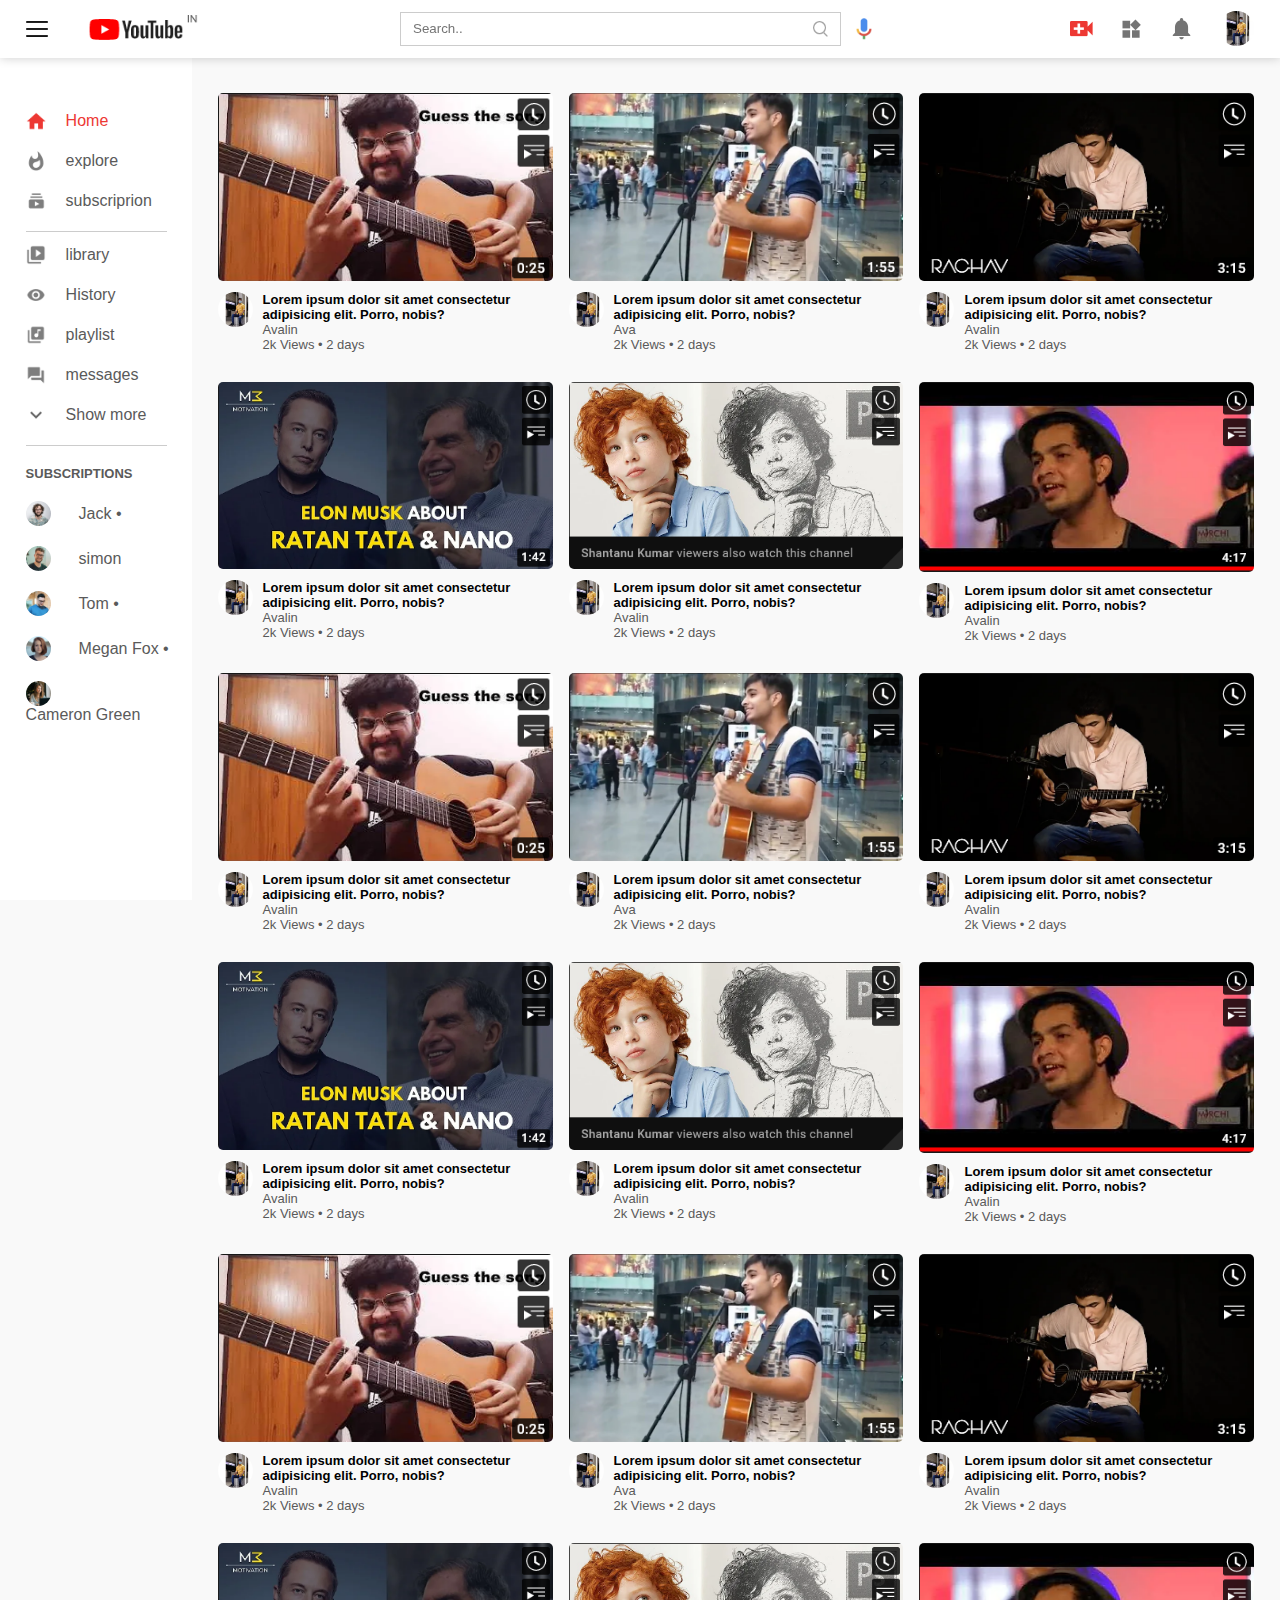
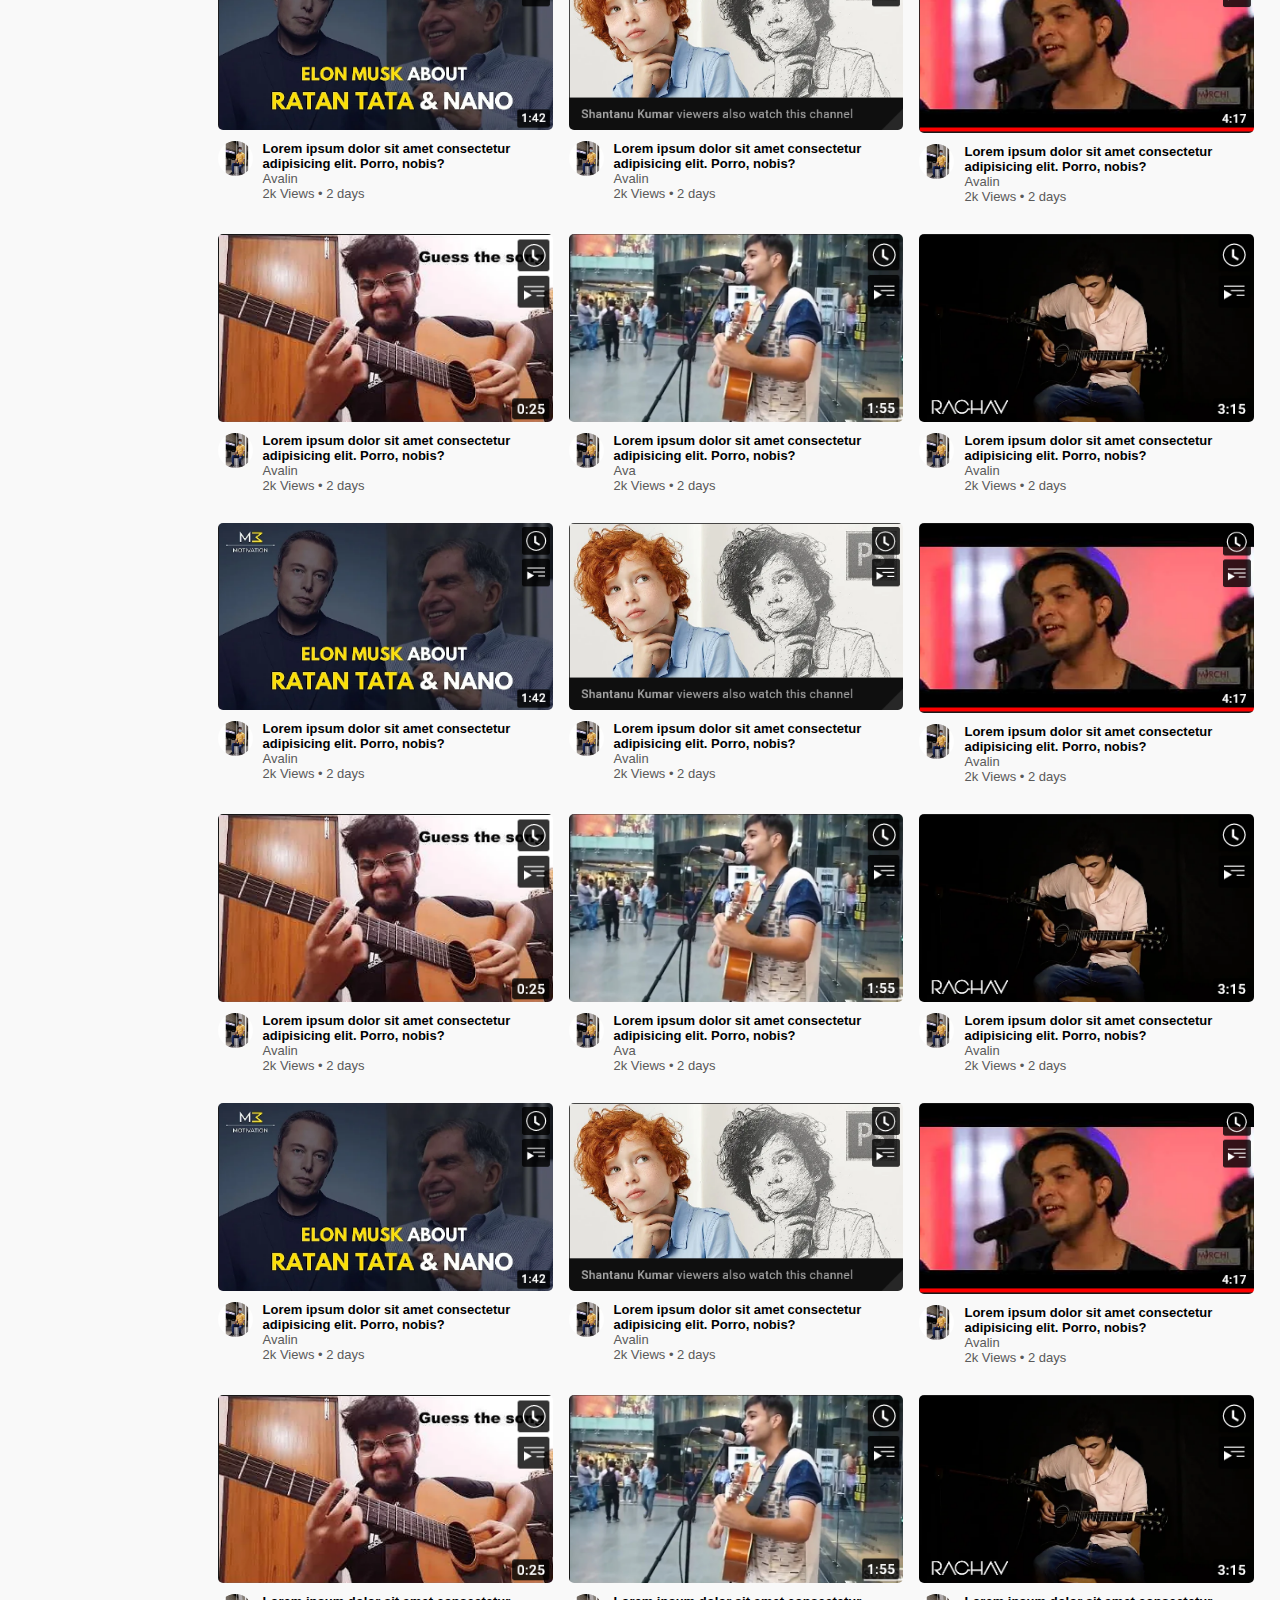
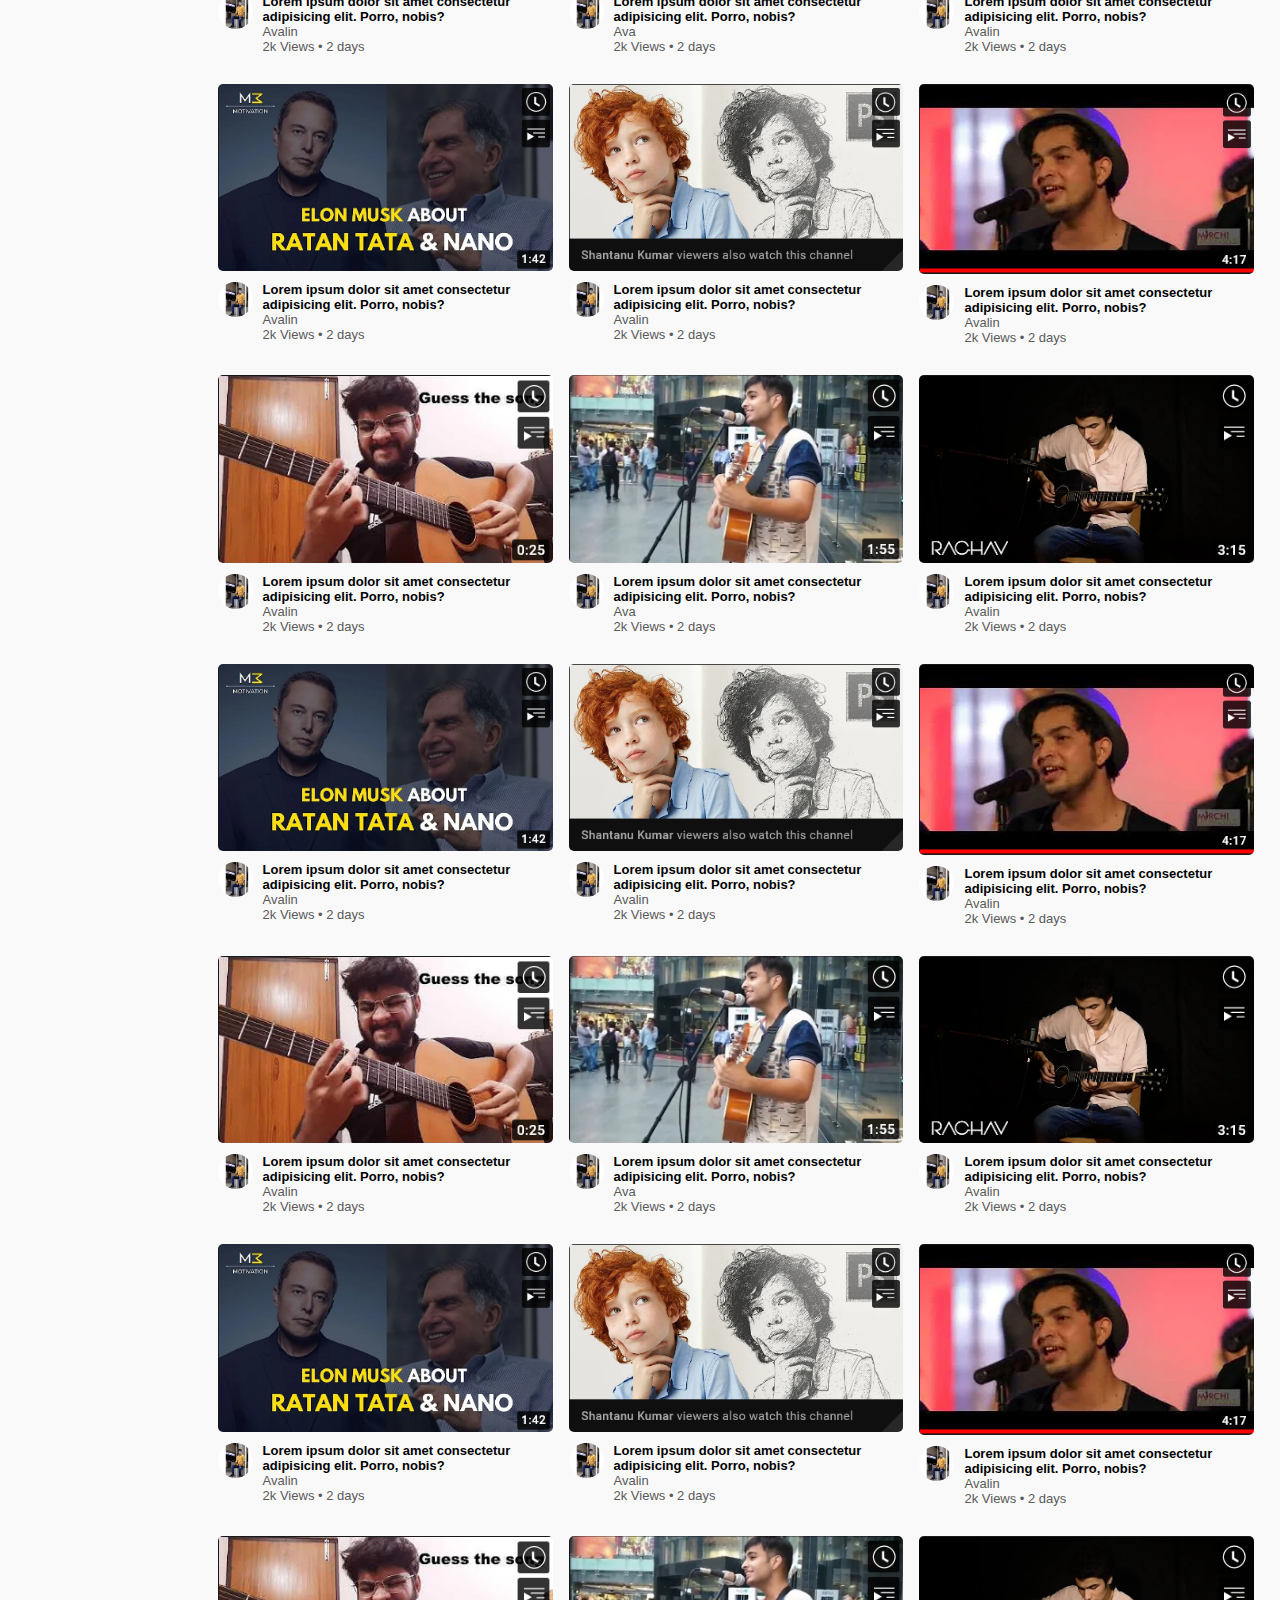
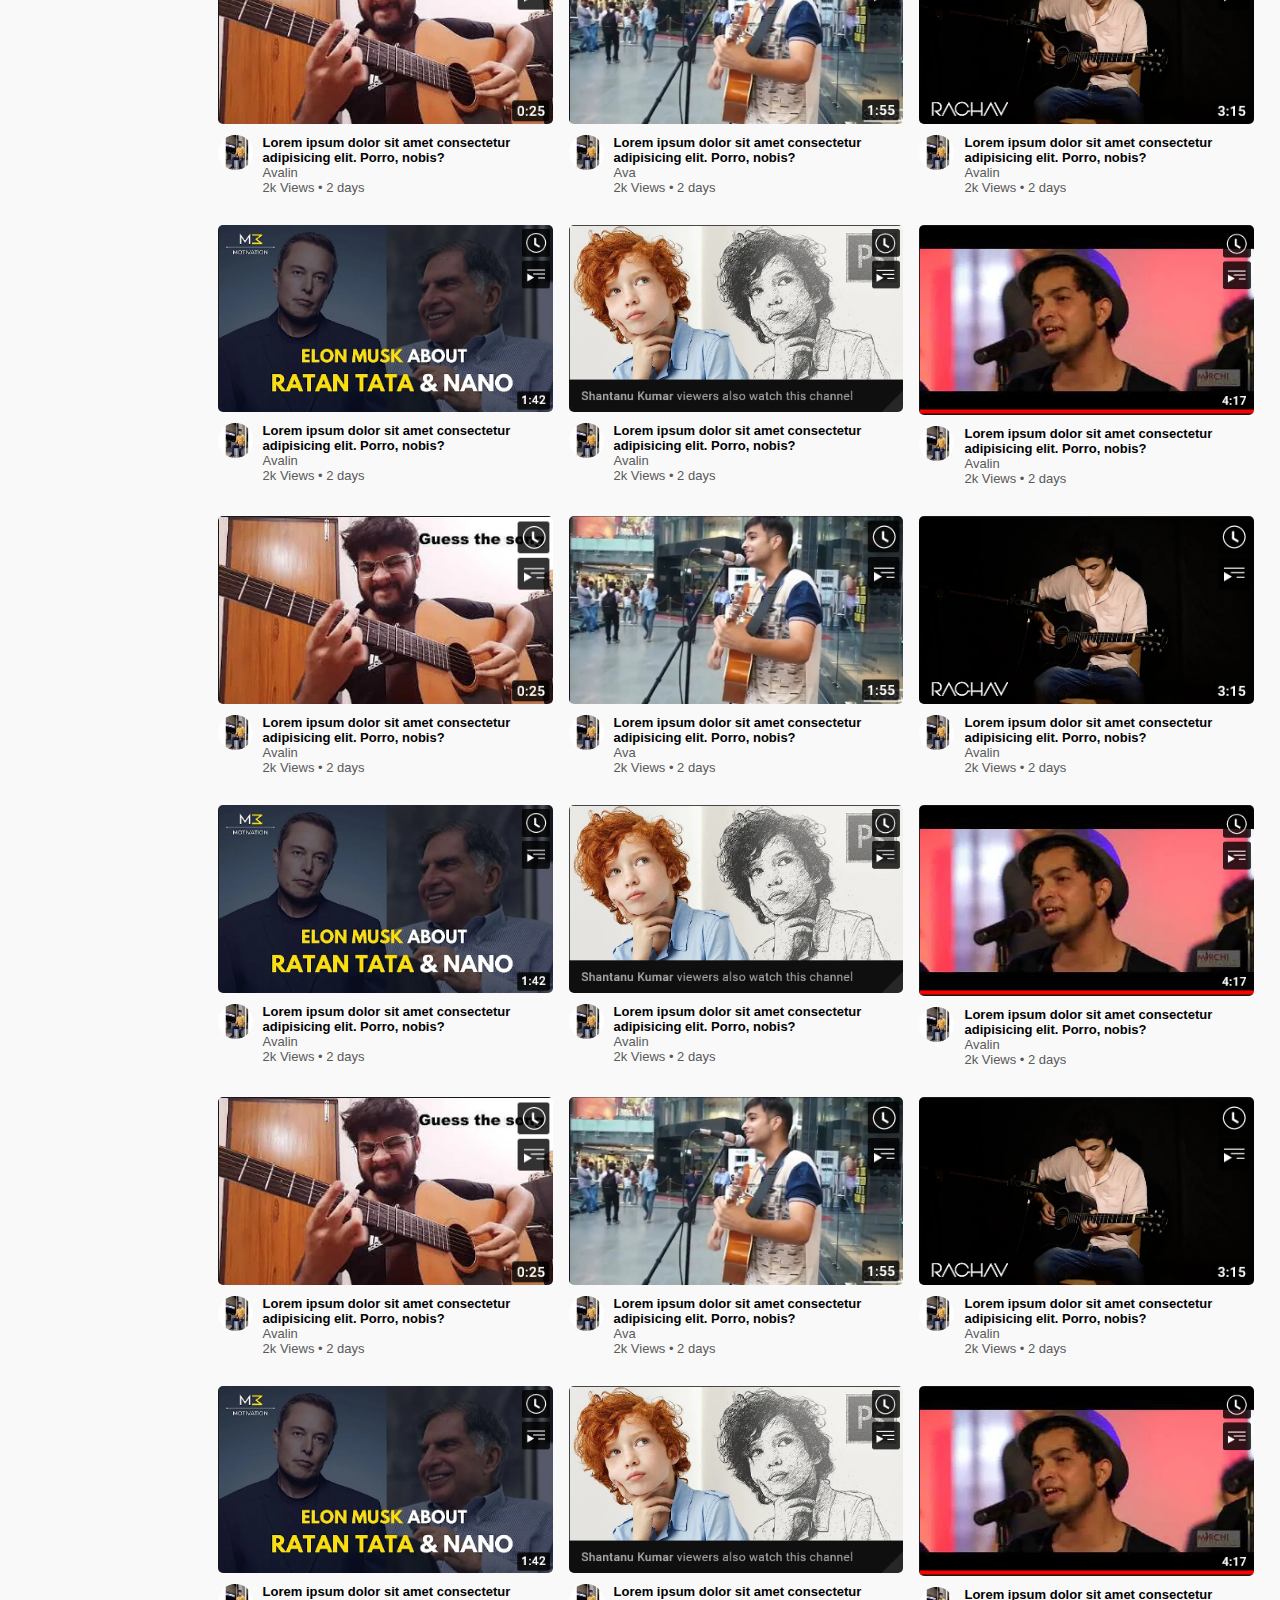
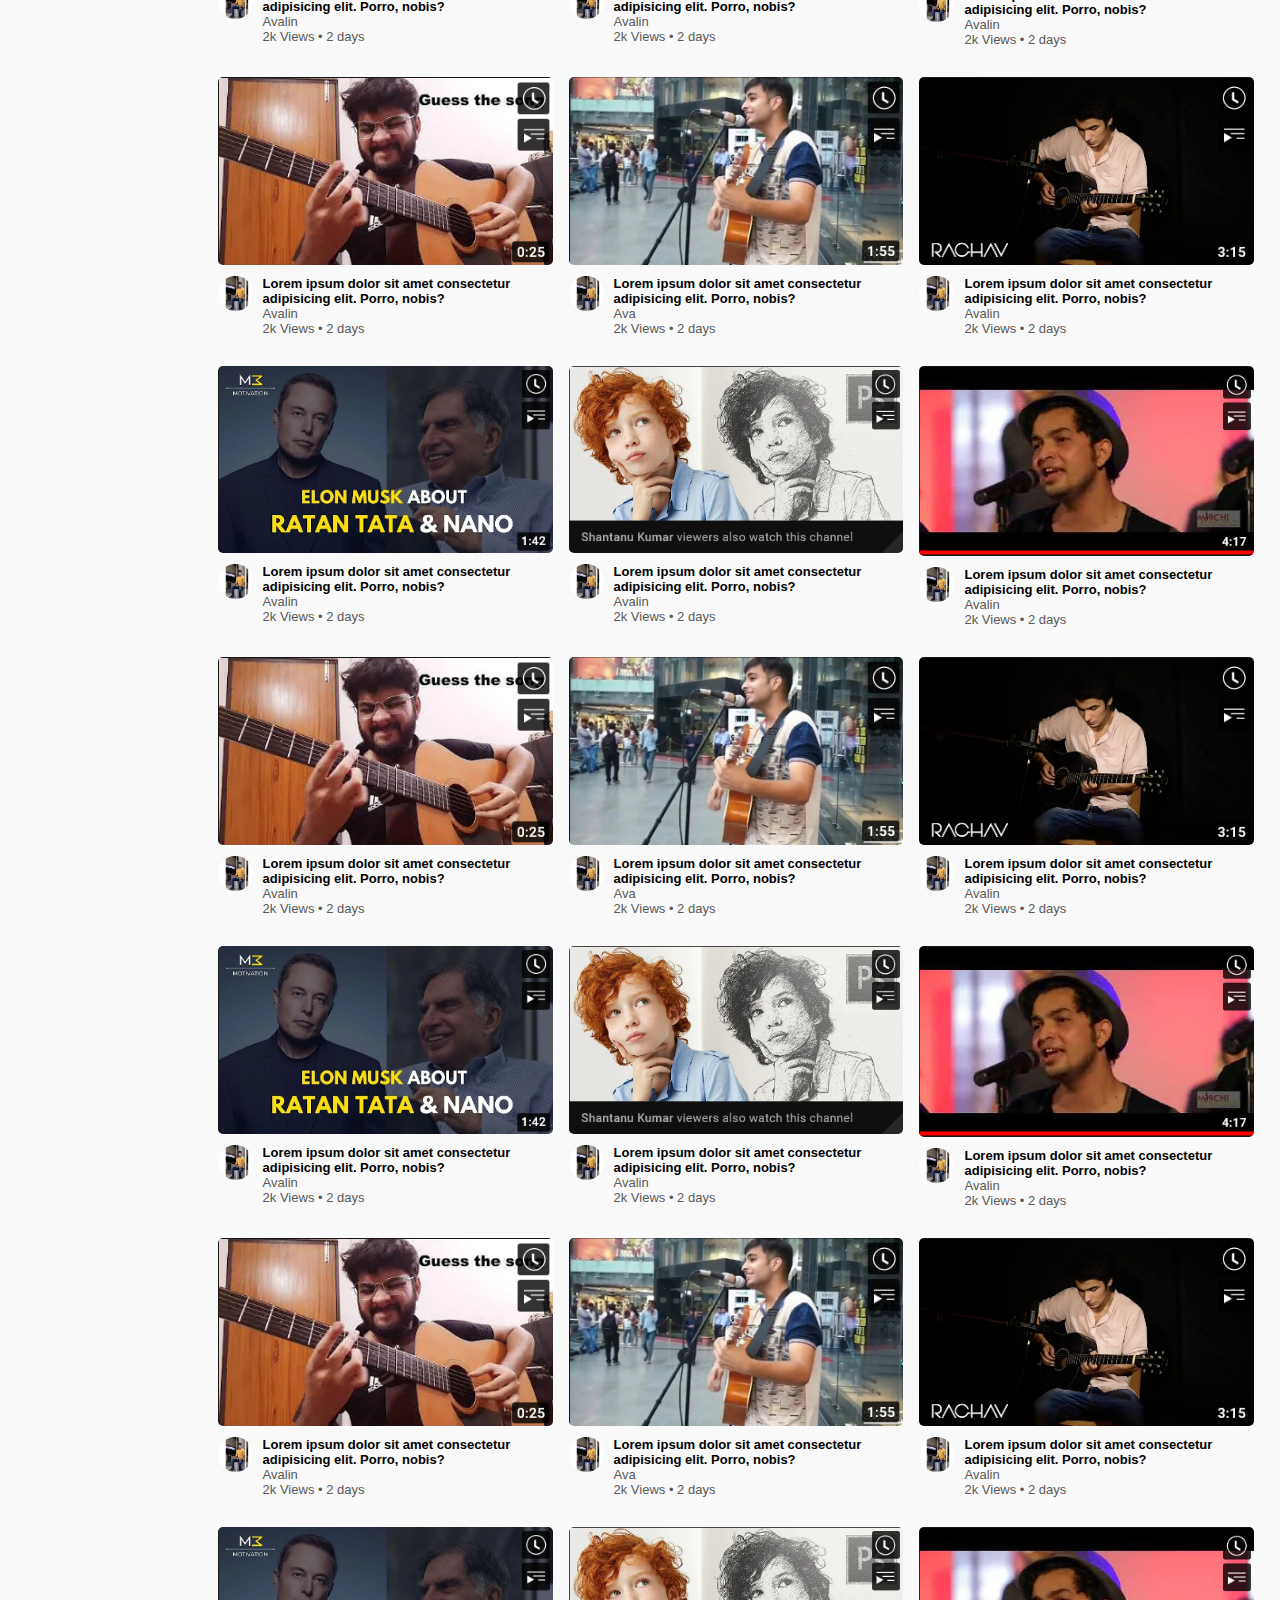
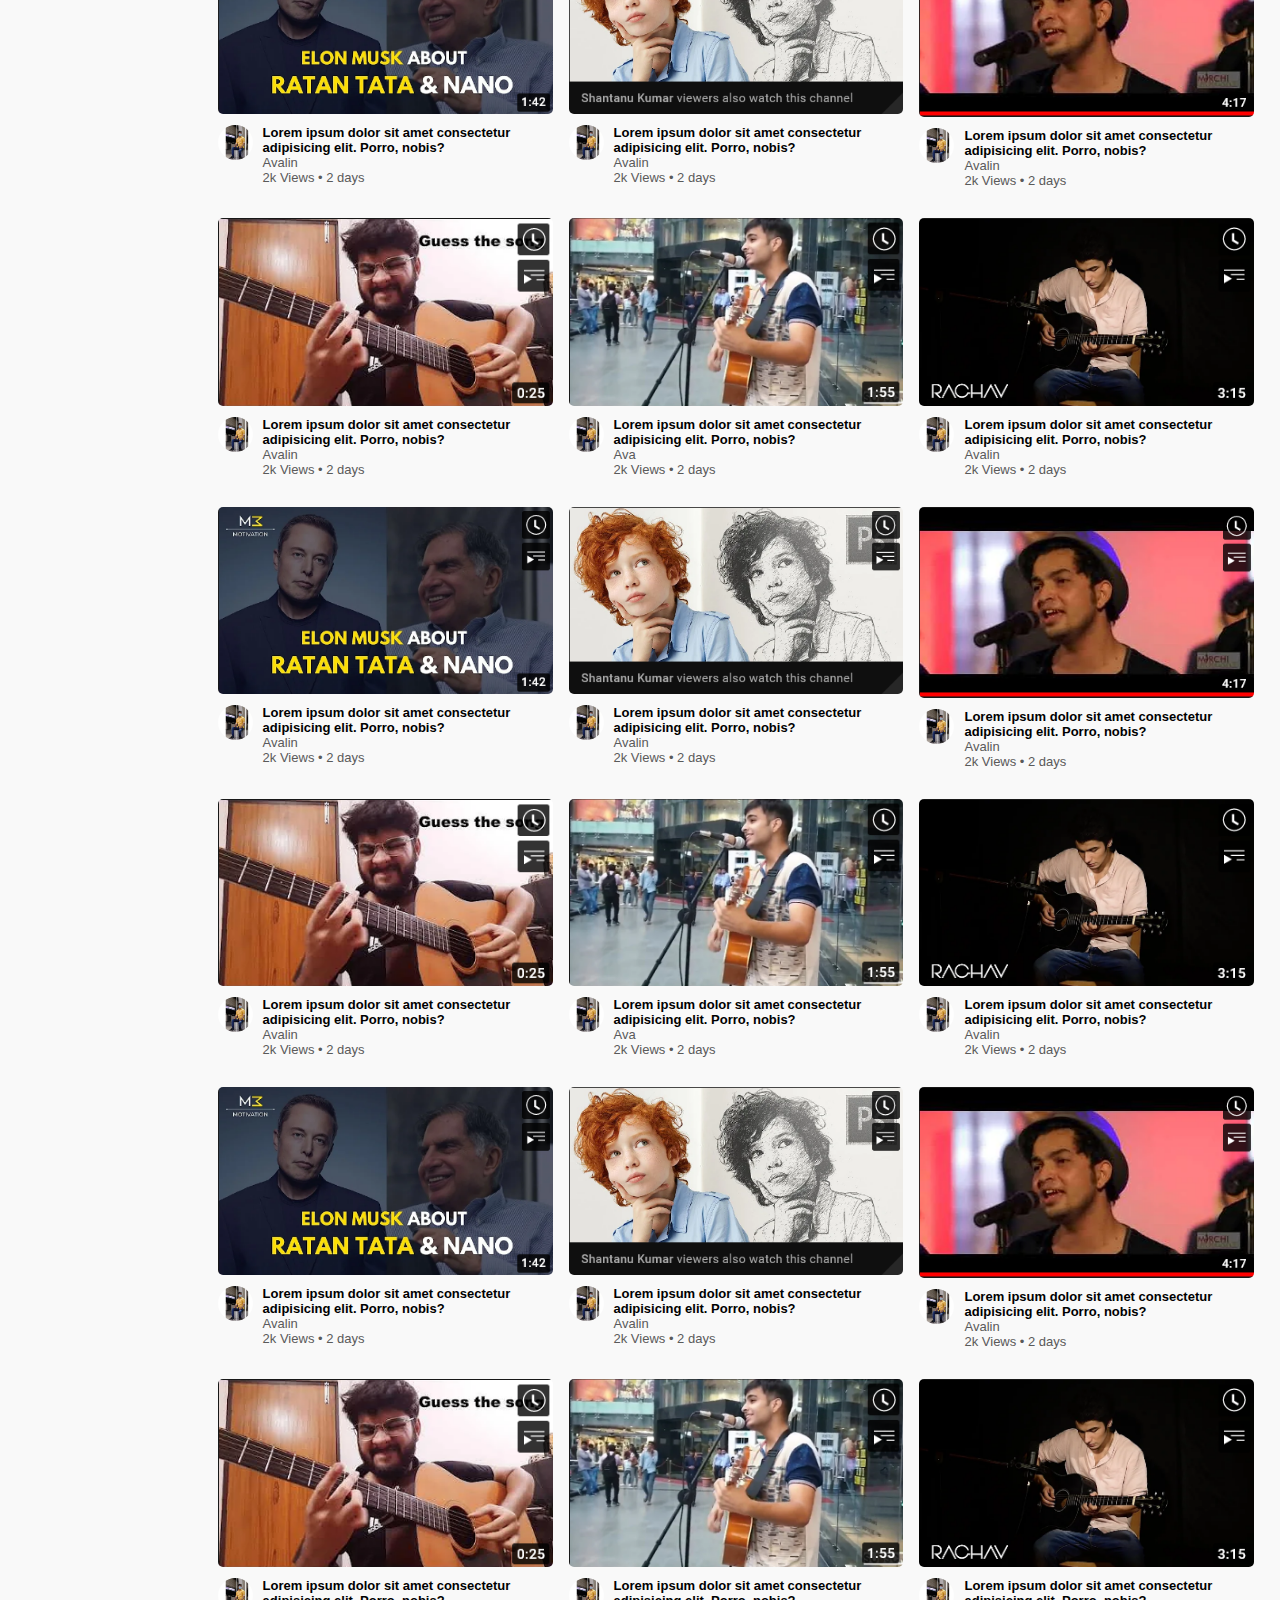
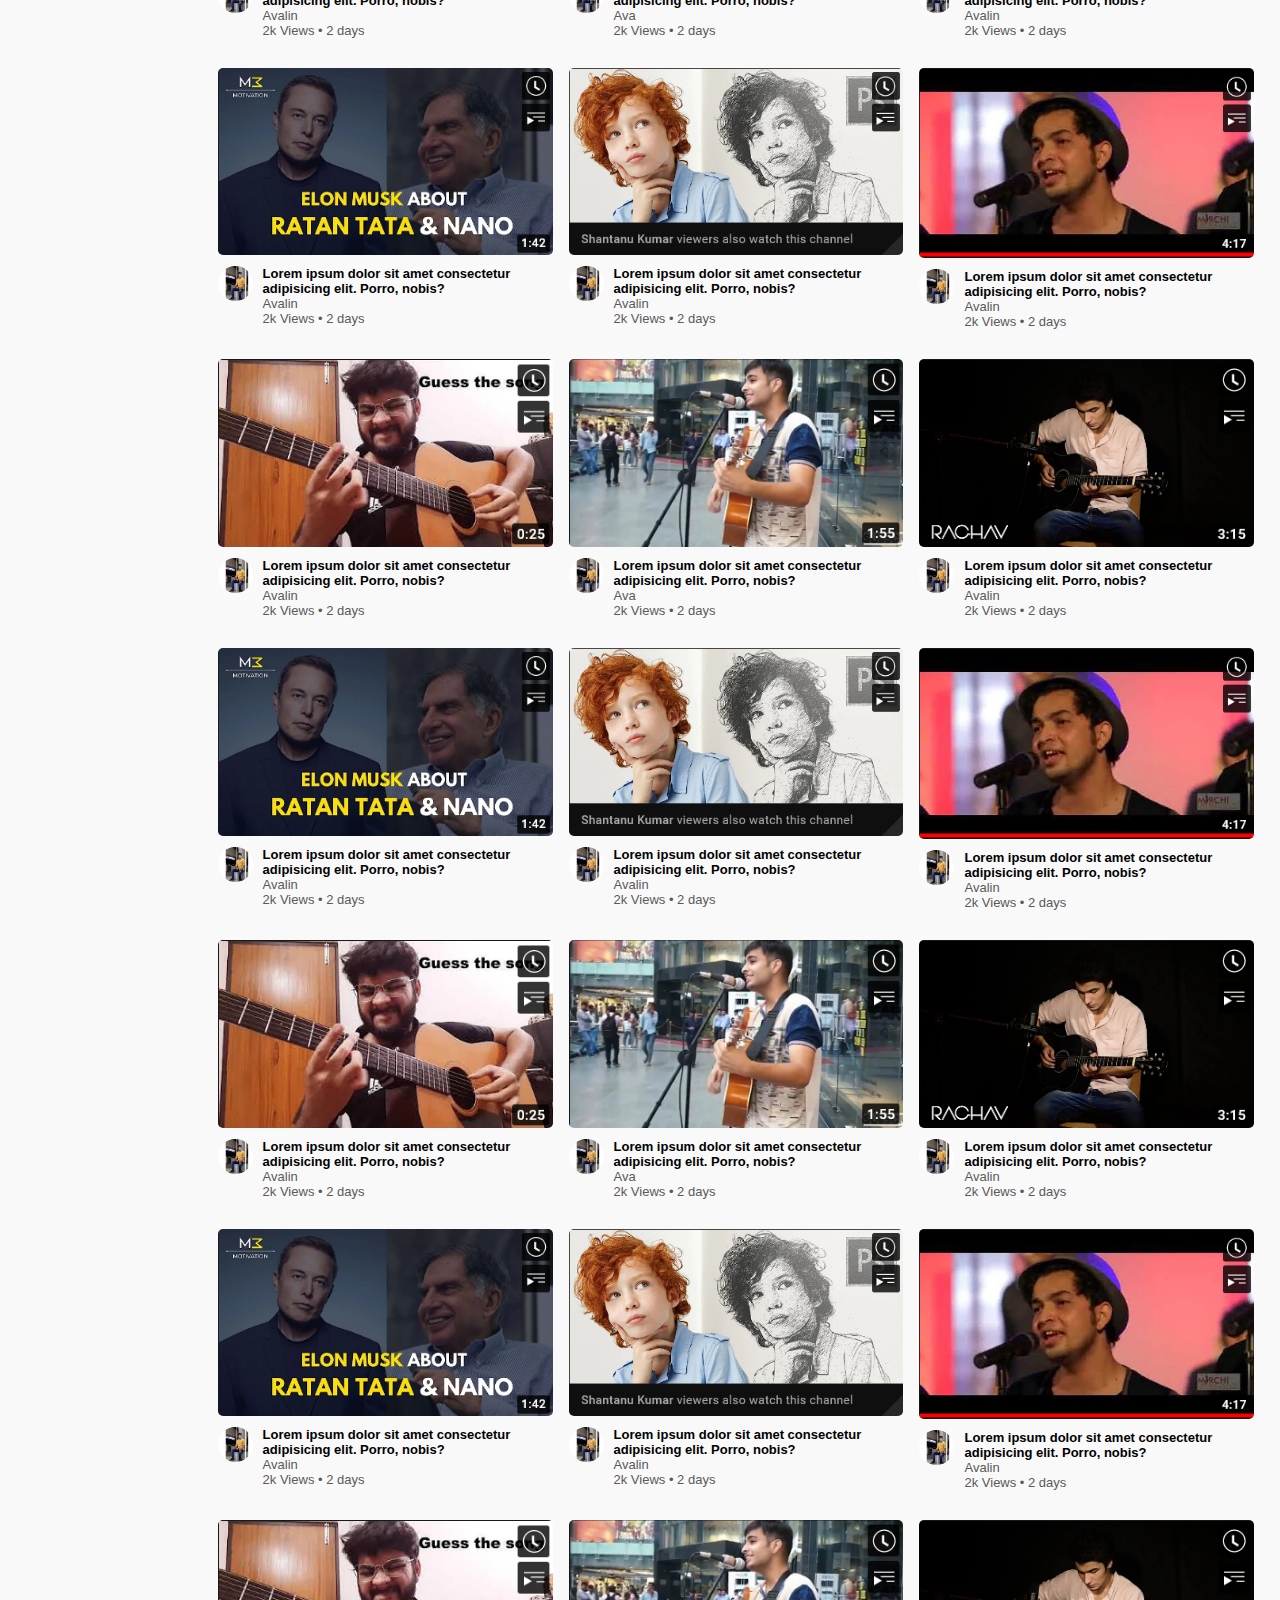
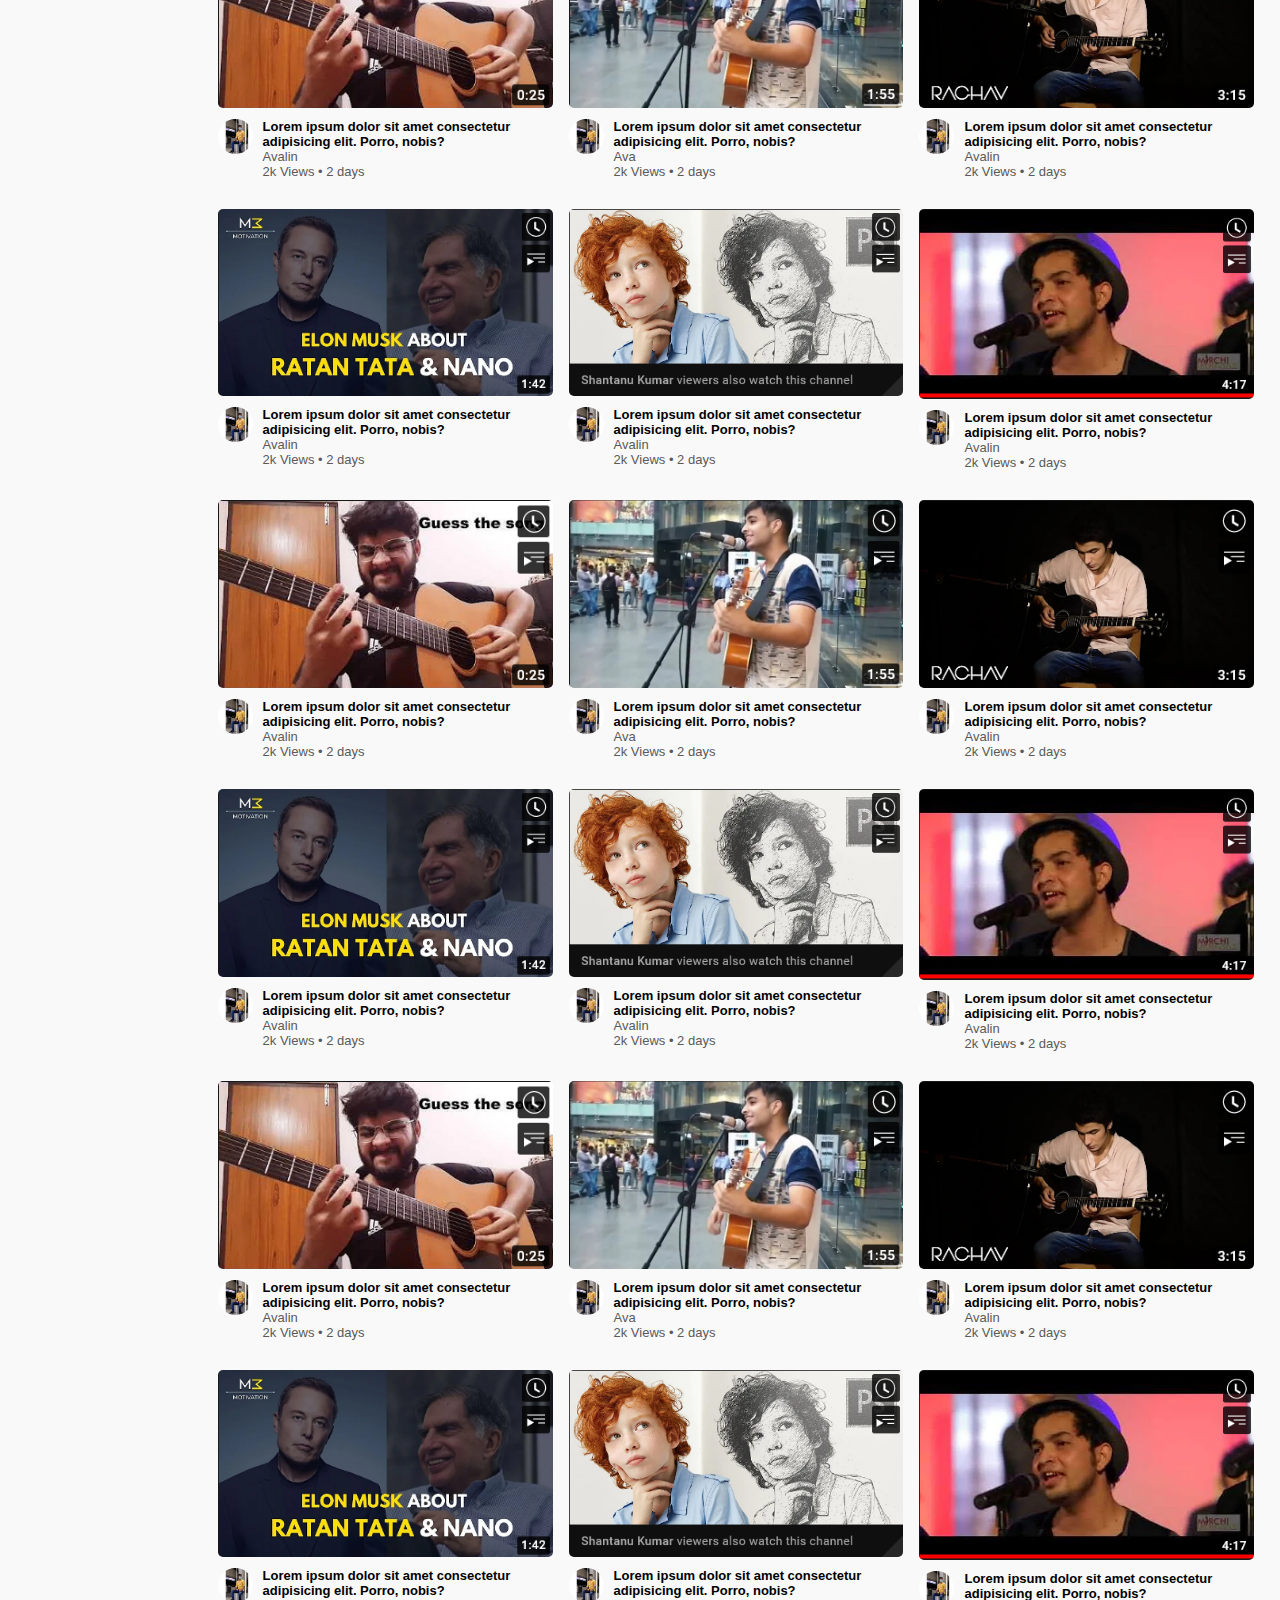
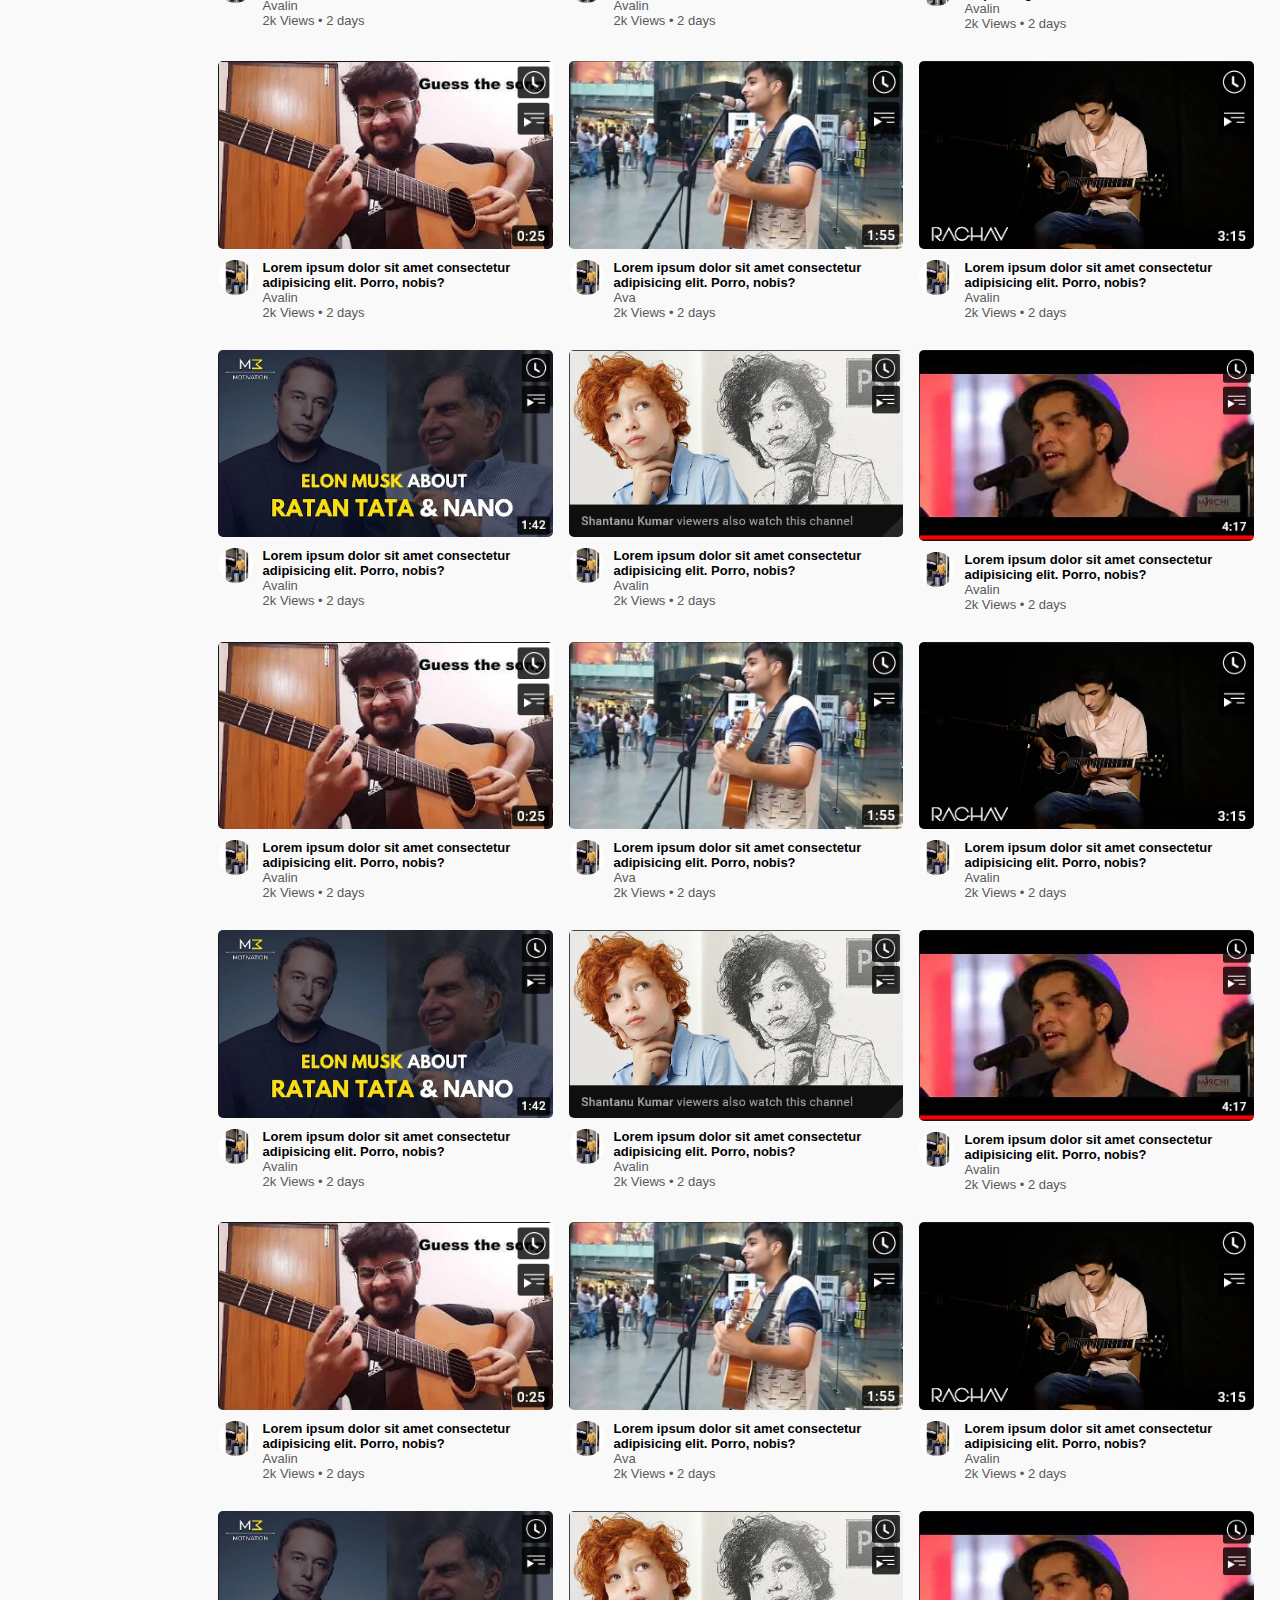
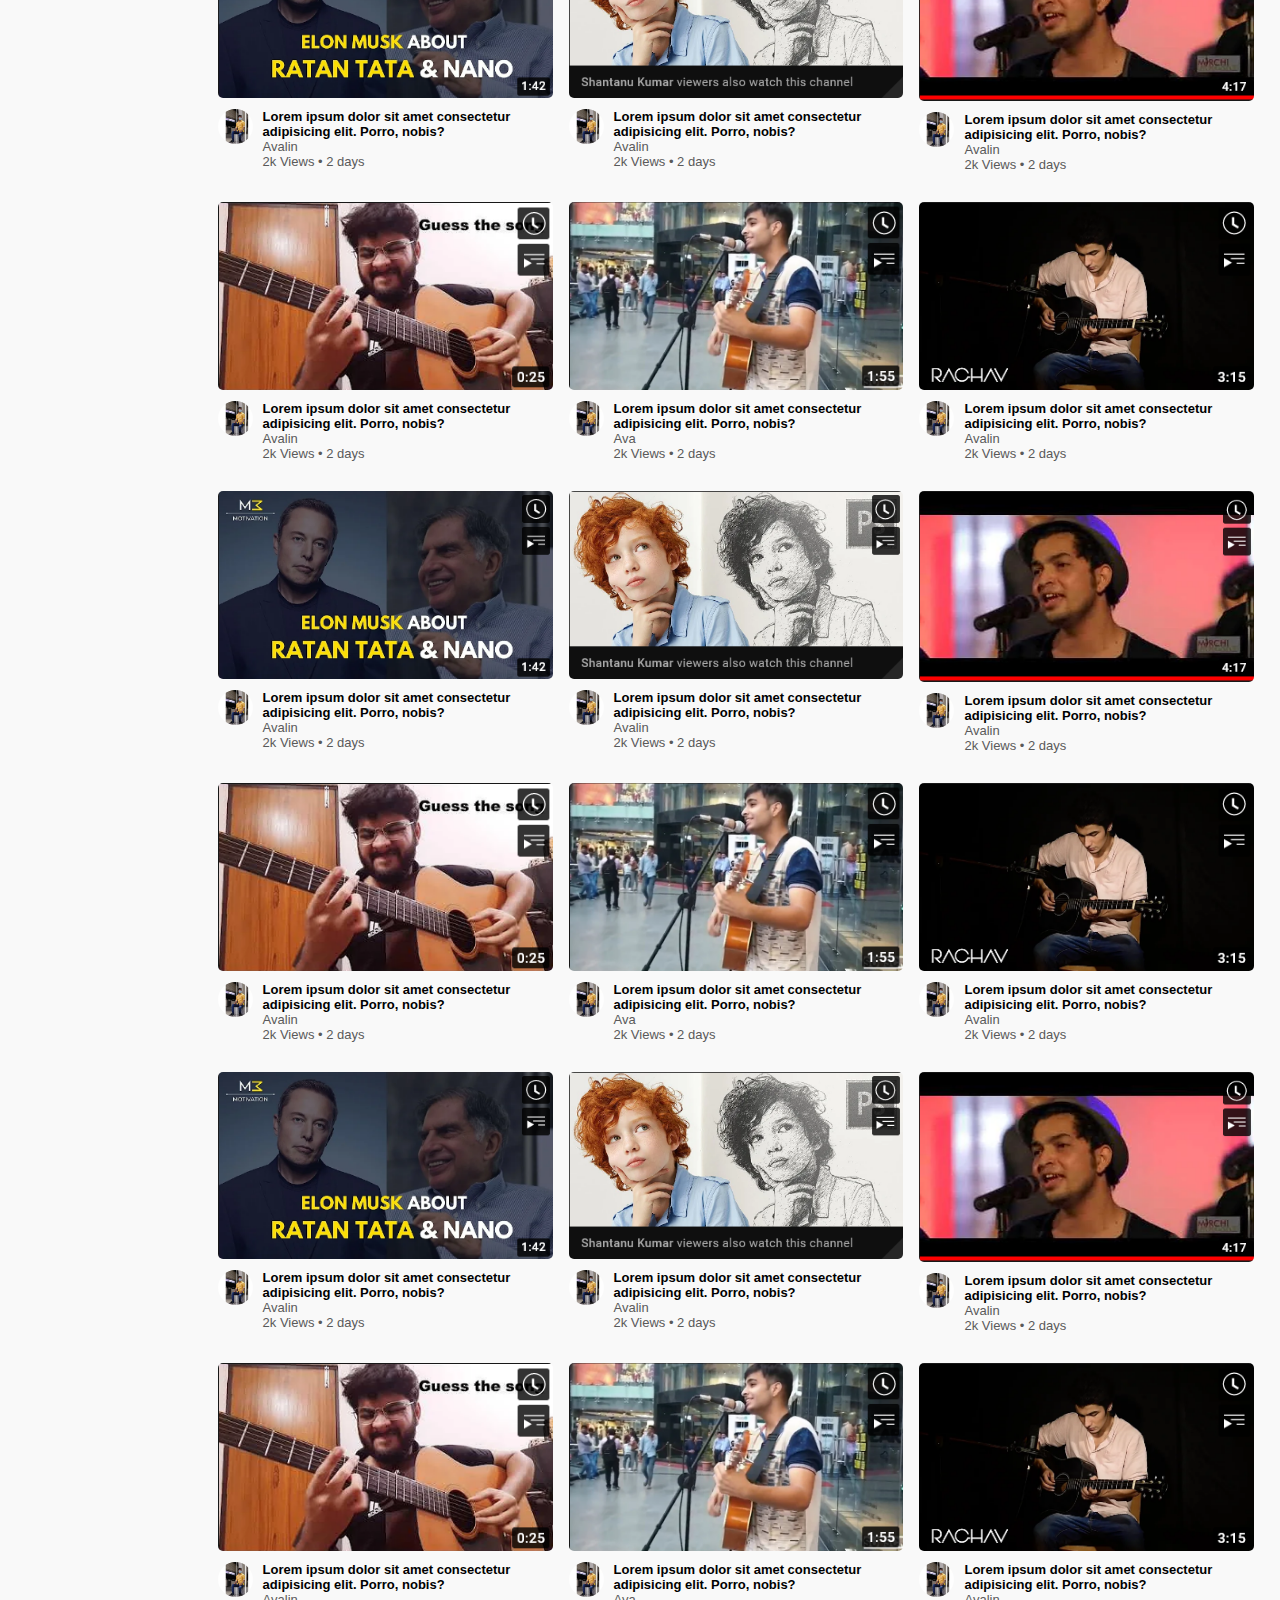
<file: index.html>
<!DOCTYPE html>
<html lang="en">
<head>
    <meta charset="UTF-8">
    <meta http-equiv="X-UA-Compatible" content="IE=edge">
    <meta name="viewport" content="width=device-width, initial-scale=1.0">
    <link rel="stylesheet" href="style.css">
    <title>Youtube Clone</title>
</head>
<body>
    <nav class="flex-div">
        <div class="nav-left flex-div">
            <img src="./images/menu.png" class="menu-icon" alt="" srcset="">
            <img src="./images/logo.png" class="logo" alt="" srcset="">
        </div>
        <div class="nav-middle flex-div">
           <div class="search-box flex-div">
               <input type="text" placeholder="Search..">
               <img src="./images/search.png" alt="" srcset="">
           </div>
           <img src="./images/voice-search.png" class="mic-icon" alt="" srcset="">
        </div>
        <div class="nav-right flex-div">
            <img src="./images/upload.png" alt="" srcset="">
            <img src="./images/more.png" alt="" srcset="">
            <img src="./images/notification.png" alt="" srcset="">
            <img src="./images/nilava.jpeg" class="user-icon" alt="" srcset="">
        </div>
    </nav>

    <!-- Side Bar -->

     <div class="sidebar">
         <div class="shortcut-links">
             <a href="#"><img src="./images/home.png"><p>Home</p></a>
             <a href="#"><img src="./images/explore.png"><p>explore</p></a>
             <a href="#"><img src="./images/subscriprion.png"><p>subscriprion</p></a>
             <hr>
             <a href="#"><img src="./images/library.png"><p>library</p></a>
             <a href="#"><img src="./images/history.png"><p>History</p></a>
             <a href="#"><img src="./images/playlist.png"><p>playlist</p></a>
             <a href="#"><img src="./images/messages.png"><p>messages</p></a>
             <a href="#"><img src="./images/show-more.png"><p>Show more</p></a>
             <hr>
            </div>
          <div class="subscribed-list">
              <h3>SUBSCRIPTIONS</h3>
              <a href="#"><img src="./images/Jack.png"><p>Jack   &bull;</p></a>
              <a href="#"><img src="./images/simon.png"><p>simon </p></a>
              <a href="#"><img src="./images/tom.png"><p>Tom  &bull;</p></a>
              <a href="#"><img src="./images/megan.png"><p>Megan Fox  &bull;</p></a>
              <a href="#"><img src="./images/cameron.png"><p>Cameron Green </p></a>
            
            </div>
        </div>

<!-- Main Body -->
<div class="container">
    <div class="banner">
        <img src="./images/banner.png" alt="" srcset="">
    </div>
    <div class="list-container">
       <div class="vid-list">
           <a href="video-1.html"> <img src="./images/thumbnail1.png" class="thumbnail" ></a>
           <div class="flex-div">
               <img src="./images/nilava.jpeg">
               <div class="vid-info">
                   <a href="video-1.html">Lorem ipsum dolor sit amet consectetur adipisicing elit. Porro, nobis?</a>
                   <p>Avalin</p>
                   <p>2k Views &bull; 2 days</p>
               </div>
           </div>
       </div>
     
       <div class="vid-list">
        <a href="video-2.html"> <img src="./images/thumbnail2.png" class="thumbnail" ></a>
        <div class="flex-div">
            <img src="./images/nilava.jpeg">
            <div class="vid-info">
                <a href="video-2.html">Lorem ipsum dolor sit amet consectetur adipisicing elit. Porro, nobis?</a>
                <p>Ava</p>
                <p>2k Views &bull; 2 days</p>
            </div>
        </div>
    </div>

    <div class="vid-list">
        <a href="video-3.html"> <img src="./images/thumbnail3.png" class="thumbnail" ></a>
        <div class="flex-div">
            <img src="./images/nilava.jpeg">
            <div class="vid-info">
                <a href="video-3.html">Lorem ipsum dolor sit amet consectetur adipisicing elit. Porro, nobis?</a>
                <p>Avalin</p>
                <p>2k Views &bull; 2 days</p>
            </div>
        </div>
    </div>

    

    

  

   

   


        <div class="vid-list">
        <a href="video-9.html"> <img src="./images/thumbnail9.png" class="thumbnail" ></a>
        <div class="flex-div">
            <img src="./images/nilava.jpeg">
            <div class="vid-info">
                <a href="video-9.html">Lorem ipsum dolor sit amet consectetur adipisicing elit. Porro, nobis?</a>
                <p>Avalin</p>
                <p>2k Views &bull; 2 days</p>
            </div>
        </div>
    </div>  
    
   

    <div class="vid-list">
        <a href="video-11.html"> <img src="./images/thumbnail11.png" class="thumbnail" ></a>
        <div class="flex-div">
            <img src="./images/nilava.jpeg">
            <div class="vid-info">
                <a href="video-11.html">Lorem ipsum dolor sit amet consectetur adipisicing elit. Porro, nobis?</a>
                <p>Avalin</p>
                <p>2k Views &bull; 2 days</p>
            </div>
        </div>
    </div>

    <div class="vid-list">
        <a href="video-12.html"> <img src="./images/thumbnail12.png" class="thumbnail" ></a>
        <div class="flex-div">
            <img src="./images/nilava.jpeg">
            <div class="vid-info">
                <a href="video-12.html">Lorem ipsum dolor sit amet consectetur adipisicing elit. Porro, nobis?</a>
                <p>Avalin</p>
                <p>2k Views &bull; 2 days</p>
            </div>
        </div>
    </div>
       <div class="vid-list">
           <a href="video-1.html"> <img src="./images/thumbnail1.png" class="thumbnail" ></a>
           <div class="flex-div">
               <img src="./images/nilava.jpeg">
               <div class="vid-info">
                   <a href="video-1.html">Lorem ipsum dolor sit amet consectetur adipisicing elit. Porro, nobis?</a>
                   <p>Avalin</p>
                   <p>2k Views &bull; 2 days</p>
               </div>
           </div>
       </div>
     
       <div class="vid-list">
        <a href="video-2.html"> <img src="./images/thumbnail2.png" class="thumbnail" ></a>
        <div class="flex-div">
            <img src="./images/nilava.jpeg">
            <div class="vid-info">
                <a href="video-2.html">Lorem ipsum dolor sit amet consectetur adipisicing elit. Porro, nobis?</a>
                <p>Ava</p>
                <p>2k Views &bull; 2 days</p>
            </div>
        </div>
    </div>

    <div class="vid-list">
        <a href="video-3.html"> <img src="./images/thumbnail3.png" class="thumbnail" ></a>
        <div class="flex-div">
            <img src="./images/nilava.jpeg">
            <div class="vid-info">
                <a href="video-3.html">Lorem ipsum dolor sit amet consectetur adipisicing elit. Porro, nobis?</a>
                <p>Avalin</p>
                <p>2k Views &bull; 2 days</p>
            </div>
        </div>
    </div>

    

    

  

   

   


        <div class="vid-list">
        <a href="video-9.html"> <img src="./images/thumbnail9.png" class="thumbnail" ></a>
        <div class="flex-div">
            <img src="./images/nilava.jpeg">
            <div class="vid-info">
                <a href="video-9.html">Lorem ipsum dolor sit amet consectetur adipisicing elit. Porro, nobis?</a>
                <p>Avalin</p>
                <p>2k Views &bull; 2 days</p>
            </div>
        </div>
    </div>  
    
   

    <div class="vid-list">
        <a href="video-11.html"> <img src="./images/thumbnail11.png" class="thumbnail" ></a>
        <div class="flex-div">
            <img src="./images/nilava.jpeg">
            <div class="vid-info">
                <a href="video-11.html">Lorem ipsum dolor sit amet consectetur adipisicing elit. Porro, nobis?</a>
                <p>Avalin</p>
                <p>2k Views &bull; 2 days</p>
            </div>
        </div>
    </div>

    <div class="vid-list">
        <a href="video-12.html"> <img src="./images/thumbnail12.png" class="thumbnail" ></a>
        <div class="flex-div">
            <img src="./images/nilava.jpeg">
            <div class="vid-info">
                <a href="video-12.html">Lorem ipsum dolor sit amet consectetur adipisicing elit. Porro, nobis?</a>
                <p>Avalin</p>
                <p>2k Views &bull; 2 days</p>
            </div>
        </div>
    </div>
       <div class="vid-list">
           <a href="video-1.html"> <img src="./images/thumbnail1.png" class="thumbnail" ></a>
           <div class="flex-div">
               <img src="./images/nilava.jpeg">
               <div class="vid-info">
                   <a href="video-1.html">Lorem ipsum dolor sit amet consectetur adipisicing elit. Porro, nobis?</a>
                   <p>Avalin</p>
                   <p>2k Views &bull; 2 days</p>
               </div>
           </div>
       </div>
     
       <div class="vid-list">
        <a href="video-2.html"> <img src="./images/thumbnail2.png" class="thumbnail" ></a>
        <div class="flex-div">
            <img src="./images/nilava.jpeg">
            <div class="vid-info">
                <a href="video-2.html">Lorem ipsum dolor sit amet consectetur adipisicing elit. Porro, nobis?</a>
                <p>Ava</p>
                <p>2k Views &bull; 2 days</p>
            </div>
        </div>
    </div>

    <div class="vid-list">
        <a href="video-3.html"> <img src="./images/thumbnail3.png" class="thumbnail" ></a>
        <div class="flex-div">
            <img src="./images/nilava.jpeg">
            <div class="vid-info">
                <a href="video-3.html">Lorem ipsum dolor sit amet consectetur adipisicing elit. Porro, nobis?</a>
                <p>Avalin</p>
                <p>2k Views &bull; 2 days</p>
            </div>
        </div>
    </div>

    

    

  

   

   


        <div class="vid-list">
        <a href="video-9.html"> <img src="./images/thumbnail9.png" class="thumbnail" ></a>
        <div class="flex-div">
            <img src="./images/nilava.jpeg">
            <div class="vid-info">
                <a href="video-9.html">Lorem ipsum dolor sit amet consectetur adipisicing elit. Porro, nobis?</a>
                <p>Avalin</p>
                <p>2k Views &bull; 2 days</p>
            </div>
        </div>
    </div>  
    
   

    <div class="vid-list">
        <a href="video-11.html"> <img src="./images/thumbnail11.png" class="thumbnail" ></a>
        <div class="flex-div">
            <img src="./images/nilava.jpeg">
            <div class="vid-info">
                <a href="video-11.html">Lorem ipsum dolor sit amet consectetur adipisicing elit. Porro, nobis?</a>
                <p>Avalin</p>
                <p>2k Views &bull; 2 days</p>
            </div>
        </div>
    </div>

    <div class="vid-list">
        <a href="video-12.html"> <img src="./images/thumbnail12.png" class="thumbnail" ></a>
        <div class="flex-div">
            <img src="./images/nilava.jpeg">
            <div class="vid-info">
                <a href="video-12.html">Lorem ipsum dolor sit amet consectetur adipisicing elit. Porro, nobis?</a>
                <p>Avalin</p>
                <p>2k Views &bull; 2 days</p>
            </div>
        </div>
    </div>
       <div class="vid-list">
           <a href="video-1.html"> <img src="./images/thumbnail1.png" class="thumbnail" ></a>
           <div class="flex-div">
               <img src="./images/nilava.jpeg">
               <div class="vid-info">
                   <a href="video-1.html">Lorem ipsum dolor sit amet consectetur adipisicing elit. Porro, nobis?</a>
                   <p>Avalin</p>
                   <p>2k Views &bull; 2 days</p>
               </div>
           </div>
       </div>
     
       <div class="vid-list">
        <a href="video-2.html"> <img src="./images/thumbnail2.png" class="thumbnail" ></a>
        <div class="flex-div">
            <img src="./images/nilava.jpeg">
            <div class="vid-info">
                <a href="video-2.html">Lorem ipsum dolor sit amet consectetur adipisicing elit. Porro, nobis?</a>
                <p>Ava</p>
                <p>2k Views &bull; 2 days</p>
            </div>
        </div>
    </div>

    <div class="vid-list">
        <a href="video-3.html"> <img src="./images/thumbnail3.png" class="thumbnail" ></a>
        <div class="flex-div">
            <img src="./images/nilava.jpeg">
            <div class="vid-info">
                <a href="video-3.html">Lorem ipsum dolor sit amet consectetur adipisicing elit. Porro, nobis?</a>
                <p>Avalin</p>
                <p>2k Views &bull; 2 days</p>
            </div>
        </div>
    </div>

    

    

  

   

   


        <div class="vid-list">
        <a href="video-9.html"> <img src="./images/thumbnail9.png" class="thumbnail" ></a>
        <div class="flex-div">
            <img src="./images/nilava.jpeg">
            <div class="vid-info">
                <a href="video-9.html">Lorem ipsum dolor sit amet consectetur adipisicing elit. Porro, nobis?</a>
                <p>Avalin</p>
                <p>2k Views &bull; 2 days</p>
            </div>
        </div>
    </div>  
    
   

    <div class="vid-list">
        <a href="video-11.html"> <img src="./images/thumbnail11.png" class="thumbnail" ></a>
        <div class="flex-div">
            <img src="./images/nilava.jpeg">
            <div class="vid-info">
                <a href="video-11.html">Lorem ipsum dolor sit amet consectetur adipisicing elit. Porro, nobis?</a>
                <p>Avalin</p>
                <p>2k Views &bull; 2 days</p>
            </div>
        </div>
    </div>

    <div class="vid-list">
        <a href="video-12.html"> <img src="./images/thumbnail12.png" class="thumbnail" ></a>
        <div class="flex-div">
            <img src="./images/nilava.jpeg">
            <div class="vid-info">
                <a href="video-12.html">Lorem ipsum dolor sit amet consectetur adipisicing elit. Porro, nobis?</a>
                <p>Avalin</p>
                <p>2k Views &bull; 2 days</p>
            </div>
        </div>
    </div>
       <div class="vid-list">
           <a href="video-1.html"> <img src="./images/thumbnail1.png" class="thumbnail" ></a>
           <div class="flex-div">
               <img src="./images/nilava.jpeg">
               <div class="vid-info">
                   <a href="video-1.html">Lorem ipsum dolor sit amet consectetur adipisicing elit. Porro, nobis?</a>
                   <p>Avalin</p>
                   <p>2k Views &bull; 2 days</p>
               </div>
           </div>
       </div>
     
       <div class="vid-list">
        <a href="video-2.html"> <img src="./images/thumbnail2.png" class="thumbnail" ></a>
        <div class="flex-div">
            <img src="./images/nilava.jpeg">
            <div class="vid-info">
                <a href="video-2.html">Lorem ipsum dolor sit amet consectetur adipisicing elit. Porro, nobis?</a>
                <p>Ava</p>
                <p>2k Views &bull; 2 days</p>
            </div>
        </div>
    </div>

    <div class="vid-list">
        <a href="video-3.html"> <img src="./images/thumbnail3.png" class="thumbnail" ></a>
        <div class="flex-div">
            <img src="./images/nilava.jpeg">
            <div class="vid-info">
                <a href="video-3.html">Lorem ipsum dolor sit amet consectetur adipisicing elit. Porro, nobis?</a>
                <p>Avalin</p>
                <p>2k Views &bull; 2 days</p>
            </div>
        </div>
    </div>

    

    

  

   

   


        <div class="vid-list">
        <a href="video-9.html"> <img src="./images/thumbnail9.png" class="thumbnail" ></a>
        <div class="flex-div">
            <img src="./images/nilava.jpeg">
            <div class="vid-info">
                <a href="video-9.html">Lorem ipsum dolor sit amet consectetur adipisicing elit. Porro, nobis?</a>
                <p>Avalin</p>
                <p>2k Views &bull; 2 days</p>
            </div>
        </div>
    </div>  
    
   

    <div class="vid-list">
        <a href="video-11.html"> <img src="./images/thumbnail11.png" class="thumbnail" ></a>
        <div class="flex-div">
            <img src="./images/nilava.jpeg">
            <div class="vid-info">
                <a href="video-11.html">Lorem ipsum dolor sit amet consectetur adipisicing elit. Porro, nobis?</a>
                <p>Avalin</p>
                <p>2k Views &bull; 2 days</p>
            </div>
        </div>
    </div>

    <div class="vid-list">
        <a href="video-12.html"> <img src="./images/thumbnail12.png" class="thumbnail" ></a>
        <div class="flex-div">
            <img src="./images/nilava.jpeg">
            <div class="vid-info">
                <a href="video-12.html">Lorem ipsum dolor sit amet consectetur adipisicing elit. Porro, nobis?</a>
                <p>Avalin</p>
                <p>2k Views &bull; 2 days</p>
            </div>
        </div>
    </div>
       <div class="vid-list">
           <a href="video-1.html"> <img src="./images/thumbnail1.png" class="thumbnail" ></a>
           <div class="flex-div">
               <img src="./images/nilava.jpeg">
               <div class="vid-info">
                   <a href="video-1.html">Lorem ipsum dolor sit amet consectetur adipisicing elit. Porro, nobis?</a>
                   <p>Avalin</p>
                   <p>2k Views &bull; 2 days</p>
               </div>
           </div>
       </div>
     
       <div class="vid-list">
        <a href="video-2.html"> <img src="./images/thumbnail2.png" class="thumbnail" ></a>
        <div class="flex-div">
            <img src="./images/nilava.jpeg">
            <div class="vid-info">
                <a href="video-2.html">Lorem ipsum dolor sit amet consectetur adipisicing elit. Porro, nobis?</a>
                <p>Ava</p>
                <p>2k Views &bull; 2 days</p>
            </div>
        </div>
    </div>

    <div class="vid-list">
        <a href="video-3.html"> <img src="./images/thumbnail3.png" class="thumbnail" ></a>
        <div class="flex-div">
            <img src="./images/nilava.jpeg">
            <div class="vid-info">
                <a href="video-3.html">Lorem ipsum dolor sit amet consectetur adipisicing elit. Porro, nobis?</a>
                <p>Avalin</p>
                <p>2k Views &bull; 2 days</p>
            </div>
        </div>
    </div>

    

    

  

   

   


        <div class="vid-list">
        <a href="video-9.html"> <img src="./images/thumbnail9.png" class="thumbnail" ></a>
        <div class="flex-div">
            <img src="./images/nilava.jpeg">
            <div class="vid-info">
                <a href="video-9.html">Lorem ipsum dolor sit amet consectetur adipisicing elit. Porro, nobis?</a>
                <p>Avalin</p>
                <p>2k Views &bull; 2 days</p>
            </div>
        </div>
    </div>  
    
   

    <div class="vid-list">
        <a href="video-11.html"> <img src="./images/thumbnail11.png" class="thumbnail" ></a>
        <div class="flex-div">
            <img src="./images/nilava.jpeg">
            <div class="vid-info">
                <a href="video-11.html">Lorem ipsum dolor sit amet consectetur adipisicing elit. Porro, nobis?</a>
                <p>Avalin</p>
                <p>2k Views &bull; 2 days</p>
            </div>
        </div>
    </div>

    <div class="vid-list">
        <a href="video-12.html"> <img src="./images/thumbnail12.png" class="thumbnail" ></a>
        <div class="flex-div">
            <img src="./images/nilava.jpeg">
            <div class="vid-info">
                <a href="video-12.html">Lorem ipsum dolor sit amet consectetur adipisicing elit. Porro, nobis?</a>
                <p>Avalin</p>
                <p>2k Views &bull; 2 days</p>
            </div>
        </div>
    </div>
       <div class="vid-list">
           <a href="video-1.html"> <img src="./images/thumbnail1.png" class="thumbnail" ></a>
           <div class="flex-div">
               <img src="./images/nilava.jpeg">
               <div class="vid-info">
                   <a href="video-1.html">Lorem ipsum dolor sit amet consectetur adipisicing elit. Porro, nobis?</a>
                   <p>Avalin</p>
                   <p>2k Views &bull; 2 days</p>
               </div>
           </div>
       </div>
     
       <div class="vid-list">
        <a href="video-2.html"> <img src="./images/thumbnail2.png" class="thumbnail" ></a>
        <div class="flex-div">
            <img src="./images/nilava.jpeg">
            <div class="vid-info">
                <a href="video-2.html">Lorem ipsum dolor sit amet consectetur adipisicing elit. Porro, nobis?</a>
                <p>Ava</p>
                <p>2k Views &bull; 2 days</p>
            </div>
        </div>
    </div>

    <div class="vid-list">
        <a href="video-3.html"> <img src="./images/thumbnail3.png" class="thumbnail" ></a>
        <div class="flex-div">
            <img src="./images/nilava.jpeg">
            <div class="vid-info">
                <a href="video-3.html">Lorem ipsum dolor sit amet consectetur adipisicing elit. Porro, nobis?</a>
                <p>Avalin</p>
                <p>2k Views &bull; 2 days</p>
            </div>
        </div>
    </div>

    

    

  

   

   


        <div class="vid-list">
        <a href="video-9.html"> <img src="./images/thumbnail9.png" class="thumbnail" ></a>
        <div class="flex-div">
            <img src="./images/nilava.jpeg">
            <div class="vid-info">
                <a href="video-9.html">Lorem ipsum dolor sit amet consectetur adipisicing elit. Porro, nobis?</a>
                <p>Avalin</p>
                <p>2k Views &bull; 2 days</p>
            </div>
        </div>
    </div>  
    
   

    <div class="vid-list">
        <a href="video-11.html"> <img src="./images/thumbnail11.png" class="thumbnail" ></a>
        <div class="flex-div">
            <img src="./images/nilava.jpeg">
            <div class="vid-info">
                <a href="video-11.html">Lorem ipsum dolor sit amet consectetur adipisicing elit. Porro, nobis?</a>
                <p>Avalin</p>
                <p>2k Views &bull; 2 days</p>
            </div>
        </div>
    </div>

    <div class="vid-list">
        <a href="video-12.html"> <img src="./images/thumbnail12.png" class="thumbnail" ></a>
        <div class="flex-div">
            <img src="./images/nilava.jpeg">
            <div class="vid-info">
                <a href="video-12.html">Lorem ipsum dolor sit amet consectetur adipisicing elit. Porro, nobis?</a>
                <p>Avalin</p>
                <p>2k Views &bull; 2 days</p>
            </div>
        </div>
    </div>
       <div class="vid-list">
           <a href="video-1.html"> <img src="./images/thumbnail1.png" class="thumbnail" ></a>
           <div class="flex-div">
               <img src="./images/nilava.jpeg">
               <div class="vid-info">
                   <a href="video-1.html">Lorem ipsum dolor sit amet consectetur adipisicing elit. Porro, nobis?</a>
                   <p>Avalin</p>
                   <p>2k Views &bull; 2 days</p>
               </div>
           </div>
       </div>
     
       <div class="vid-list">
        <a href="video-2.html"> <img src="./images/thumbnail2.png" class="thumbnail" ></a>
        <div class="flex-div">
            <img src="./images/nilava.jpeg">
            <div class="vid-info">
                <a href="video-2.html">Lorem ipsum dolor sit amet consectetur adipisicing elit. Porro, nobis?</a>
                <p>Ava</p>
                <p>2k Views &bull; 2 days</p>
            </div>
        </div>
    </div>

    <div class="vid-list">
        <a href="video-3.html"> <img src="./images/thumbnail3.png" class="thumbnail" ></a>
        <div class="flex-div">
            <img src="./images/nilava.jpeg">
            <div class="vid-info">
                <a href="video-3.html">Lorem ipsum dolor sit amet consectetur adipisicing elit. Porro, nobis?</a>
                <p>Avalin</p>
                <p>2k Views &bull; 2 days</p>
            </div>
        </div>
    </div>

    

    

  

   

   


        <div class="vid-list">
        <a href="video-9.html"> <img src="./images/thumbnail9.png" class="thumbnail" ></a>
        <div class="flex-div">
            <img src="./images/nilava.jpeg">
            <div class="vid-info">
                <a href="video-9.html">Lorem ipsum dolor sit amet consectetur adipisicing elit. Porro, nobis?</a>
                <p>Avalin</p>
                <p>2k Views &bull; 2 days</p>
            </div>
        </div>
    </div>  
    
   

    <div class="vid-list">
        <a href="video-11.html"> <img src="./images/thumbnail11.png" class="thumbnail" ></a>
        <div class="flex-div">
            <img src="./images/nilava.jpeg">
            <div class="vid-info">
                <a href="video-11.html">Lorem ipsum dolor sit amet consectetur adipisicing elit. Porro, nobis?</a>
                <p>Avalin</p>
                <p>2k Views &bull; 2 days</p>
            </div>
        </div>
    </div>

    <div class="vid-list">
        <a href="video-12.html"> <img src="./images/thumbnail12.png" class="thumbnail" ></a>
        <div class="flex-div">
            <img src="./images/nilava.jpeg">
            <div class="vid-info">
                <a href="video-12.html">Lorem ipsum dolor sit amet consectetur adipisicing elit. Porro, nobis?</a>
                <p>Avalin</p>
                <p>2k Views &bull; 2 days</p>
            </div>
        </div>
    </div>
       <div class="vid-list">
           <a href="video-1.html"> <img src="./images/thumbnail1.png" class="thumbnail" ></a>
           <div class="flex-div">
               <img src="./images/nilava.jpeg">
               <div class="vid-info">
                   <a href="video-1.html">Lorem ipsum dolor sit amet consectetur adipisicing elit. Porro, nobis?</a>
                   <p>Avalin</p>
                   <p>2k Views &bull; 2 days</p>
               </div>
           </div>
       </div>
     
       <div class="vid-list">
        <a href="video-2.html"> <img src="./images/thumbnail2.png" class="thumbnail" ></a>
        <div class="flex-div">
            <img src="./images/nilava.jpeg">
            <div class="vid-info">
                <a href="video-2.html">Lorem ipsum dolor sit amet consectetur adipisicing elit. Porro, nobis?</a>
                <p>Ava</p>
                <p>2k Views &bull; 2 days</p>
            </div>
        </div>
    </div>

    <div class="vid-list">
        <a href="video-3.html"> <img src="./images/thumbnail3.png" class="thumbnail" ></a>
        <div class="flex-div">
            <img src="./images/nilava.jpeg">
            <div class="vid-info">
                <a href="video-3.html">Lorem ipsum dolor sit amet consectetur adipisicing elit. Porro, nobis?</a>
                <p>Avalin</p>
                <p>2k Views &bull; 2 days</p>
            </div>
        </div>
    </div>

    

    

  

   

   


        <div class="vid-list">
        <a href="video-9.html"> <img src="./images/thumbnail9.png" class="thumbnail" ></a>
        <div class="flex-div">
            <img src="./images/nilava.jpeg">
            <div class="vid-info">
                <a href="video-9.html">Lorem ipsum dolor sit amet consectetur adipisicing elit. Porro, nobis?</a>
                <p>Avalin</p>
                <p>2k Views &bull; 2 days</p>
            </div>
        </div>
    </div>  
    
   

    <div class="vid-list">
        <a href="video-11.html"> <img src="./images/thumbnail11.png" class="thumbnail" ></a>
        <div class="flex-div">
            <img src="./images/nilava.jpeg">
            <div class="vid-info">
                <a href="video-11.html">Lorem ipsum dolor sit amet consectetur adipisicing elit. Porro, nobis?</a>
                <p>Avalin</p>
                <p>2k Views &bull; 2 days</p>
            </div>
        </div>
    </div>

    <div class="vid-list">
        <a href="video-12.html"> <img src="./images/thumbnail12.png" class="thumbnail" ></a>
        <div class="flex-div">
            <img src="./images/nilava.jpeg">
            <div class="vid-info">
                <a href="video-12.html">Lorem ipsum dolor sit amet consectetur adipisicing elit. Porro, nobis?</a>
                <p>Avalin</p>
                <p>2k Views &bull; 2 days</p>
            </div>
        </div>
    </div>
       <div class="vid-list">
           <a href="video-1.html"> <img src="./images/thumbnail1.png" class="thumbnail" ></a>
           <div class="flex-div">
               <img src="./images/nilava.jpeg">
               <div class="vid-info">
                   <a href="video-1.html">Lorem ipsum dolor sit amet consectetur adipisicing elit. Porro, nobis?</a>
                   <p>Avalin</p>
                   <p>2k Views &bull; 2 days</p>
               </div>
           </div>
       </div>
     
       <div class="vid-list">
        <a href="video-2.html"> <img src="./images/thumbnail2.png" class="thumbnail" ></a>
        <div class="flex-div">
            <img src="./images/nilava.jpeg">
            <div class="vid-info">
                <a href="video-2.html">Lorem ipsum dolor sit amet consectetur adipisicing elit. Porro, nobis?</a>
                <p>Ava</p>
                <p>2k Views &bull; 2 days</p>
            </div>
        </div>
    </div>

    <div class="vid-list">
        <a href="video-3.html"> <img src="./images/thumbnail3.png" class="thumbnail" ></a>
        <div class="flex-div">
            <img src="./images/nilava.jpeg">
            <div class="vid-info">
                <a href="video-3.html">Lorem ipsum dolor sit amet consectetur adipisicing elit. Porro, nobis?</a>
                <p>Avalin</p>
                <p>2k Views &bull; 2 days</p>
            </div>
        </div>
    </div>

    

    

  

   

   


        <div class="vid-list">
        <a href="video-9.html"> <img src="./images/thumbnail9.png" class="thumbnail" ></a>
        <div class="flex-div">
            <img src="./images/nilava.jpeg">
            <div class="vid-info">
                <a href="video-9.html">Lorem ipsum dolor sit amet consectetur adipisicing elit. Porro, nobis?</a>
                <p>Avalin</p>
                <p>2k Views &bull; 2 days</p>
            </div>
        </div>
    </div>  
    
   

    <div class="vid-list">
        <a href="video-11.html"> <img src="./images/thumbnail11.png" class="thumbnail" ></a>
        <div class="flex-div">
            <img src="./images/nilava.jpeg">
            <div class="vid-info">
                <a href="video-11.html">Lorem ipsum dolor sit amet consectetur adipisicing elit. Porro, nobis?</a>
                <p>Avalin</p>
                <p>2k Views &bull; 2 days</p>
            </div>
        </div>
    </div>

    <div class="vid-list">
        <a href="video-12.html"> <img src="./images/thumbnail12.png" class="thumbnail" ></a>
        <div class="flex-div">
            <img src="./images/nilava.jpeg">
            <div class="vid-info">
                <a href="video-12.html">Lorem ipsum dolor sit amet consectetur adipisicing elit. Porro, nobis?</a>
                <p>Avalin</p>
                <p>2k Views &bull; 2 days</p>
            </div>
        </div>
    </div>
       <div class="vid-list">
           <a href="video-1.html"> <img src="./images/thumbnail1.png" class="thumbnail" ></a>
           <div class="flex-div">
               <img src="./images/nilava.jpeg">
               <div class="vid-info">
                   <a href="video-1.html">Lorem ipsum dolor sit amet consectetur adipisicing elit. Porro, nobis?</a>
                   <p>Avalin</p>
                   <p>2k Views &bull; 2 days</p>
               </div>
           </div>
       </div>
     
       <div class="vid-list">
        <a href="video-2.html"> <img src="./images/thumbnail2.png" class="thumbnail" ></a>
        <div class="flex-div">
            <img src="./images/nilava.jpeg">
            <div class="vid-info">
                <a href="video-2.html">Lorem ipsum dolor sit amet consectetur adipisicing elit. Porro, nobis?</a>
                <p>Ava</p>
                <p>2k Views &bull; 2 days</p>
            </div>
        </div>
    </div>

    <div class="vid-list">
        <a href="video-3.html"> <img src="./images/thumbnail3.png" class="thumbnail" ></a>
        <div class="flex-div">
            <img src="./images/nilava.jpeg">
            <div class="vid-info">
                <a href="video-3.html">Lorem ipsum dolor sit amet consectetur adipisicing elit. Porro, nobis?</a>
                <p>Avalin</p>
                <p>2k Views &bull; 2 days</p>
            </div>
        </div>
    </div>

    

    

  

   

   


        <div class="vid-list">
        <a href="video-9.html"> <img src="./images/thumbnail9.png" class="thumbnail" ></a>
        <div class="flex-div">
            <img src="./images/nilava.jpeg">
            <div class="vid-info">
                <a href="video-9.html">Lorem ipsum dolor sit amet consectetur adipisicing elit. Porro, nobis?</a>
                <p>Avalin</p>
                <p>2k Views &bull; 2 days</p>
            </div>
        </div>
    </div>  
    
   

    <div class="vid-list">
        <a href="video-11.html"> <img src="./images/thumbnail11.png" class="thumbnail" ></a>
        <div class="flex-div">
            <img src="./images/nilava.jpeg">
            <div class="vid-info">
                <a href="video-11.html">Lorem ipsum dolor sit amet consectetur adipisicing elit. Porro, nobis?</a>
                <p>Avalin</p>
                <p>2k Views &bull; 2 days</p>
            </div>
        </div>
    </div>

    <div class="vid-list">
        <a href="video-12.html"> <img src="./images/thumbnail12.png" class="thumbnail" ></a>
        <div class="flex-div">
            <img src="./images/nilava.jpeg">
            <div class="vid-info">
                <a href="video-12.html">Lorem ipsum dolor sit amet consectetur adipisicing elit. Porro, nobis?</a>
                <p>Avalin</p>
                <p>2k Views &bull; 2 days</p>
            </div>
        </div>
    </div>
       <div class="vid-list">
           <a href="video-1.html"> <img src="./images/thumbnail1.png" class="thumbnail" ></a>
           <div class="flex-div">
               <img src="./images/nilava.jpeg">
               <div class="vid-info">
                   <a href="video-1.html">Lorem ipsum dolor sit amet consectetur adipisicing elit. Porro, nobis?</a>
                   <p>Avalin</p>
                   <p>2k Views &bull; 2 days</p>
               </div>
           </div>
       </div>
     
       <div class="vid-list">
        <a href="video-2.html"> <img src="./images/thumbnail2.png" class="thumbnail" ></a>
        <div class="flex-div">
            <img src="./images/nilava.jpeg">
            <div class="vid-info">
                <a href="video-2.html">Lorem ipsum dolor sit amet consectetur adipisicing elit. Porro, nobis?</a>
                <p>Ava</p>
                <p>2k Views &bull; 2 days</p>
            </div>
        </div>
    </div>

    <div class="vid-list">
        <a href="video-3.html"> <img src="./images/thumbnail3.png" class="thumbnail" ></a>
        <div class="flex-div">
            <img src="./images/nilava.jpeg">
            <div class="vid-info">
                <a href="video-3.html">Lorem ipsum dolor sit amet consectetur adipisicing elit. Porro, nobis?</a>
                <p>Avalin</p>
                <p>2k Views &bull; 2 days</p>
            </div>
        </div>
    </div>

    

    

  

   

   


        <div class="vid-list">
        <a href="video-9.html"> <img src="./images/thumbnail9.png" class="thumbnail" ></a>
        <div class="flex-div">
            <img src="./images/nilava.jpeg">
            <div class="vid-info">
                <a href="video-9.html">Lorem ipsum dolor sit amet consectetur adipisicing elit. Porro, nobis?</a>
                <p>Avalin</p>
                <p>2k Views &bull; 2 days</p>
            </div>
        </div>
    </div>  
    
   

    <div class="vid-list">
        <a href="video-11.html"> <img src="./images/thumbnail11.png" class="thumbnail" ></a>
        <div class="flex-div">
            <img src="./images/nilava.jpeg">
            <div class="vid-info">
                <a href="video-11.html">Lorem ipsum dolor sit amet consectetur adipisicing elit. Porro, nobis?</a>
                <p>Avalin</p>
                <p>2k Views &bull; 2 days</p>
            </div>
        </div>
    </div>

    <div class="vid-list">
        <a href="video-12.html"> <img src="./images/thumbnail12.png" class="thumbnail" ></a>
        <div class="flex-div">
            <img src="./images/nilava.jpeg">
            <div class="vid-info">
                <a href="video-12.html">Lorem ipsum dolor sit amet consectetur adipisicing elit. Porro, nobis?</a>
                <p>Avalin</p>
                <p>2k Views &bull; 2 days</p>
            </div>
        </div>
    </div>
       <div class="vid-list">
           <a href="video-1.html"> <img src="./images/thumbnail1.png" class="thumbnail" ></a>
           <div class="flex-div">
               <img src="./images/nilava.jpeg">
               <div class="vid-info">
                   <a href="video-1.html">Lorem ipsum dolor sit amet consectetur adipisicing elit. Porro, nobis?</a>
                   <p>Avalin</p>
                   <p>2k Views &bull; 2 days</p>
               </div>
           </div>
       </div>
     
       <div class="vid-list">
        <a href="video-2.html"> <img src="./images/thumbnail2.png" class="thumbnail" ></a>
        <div class="flex-div">
            <img src="./images/nilava.jpeg">
            <div class="vid-info">
                <a href="video-2.html">Lorem ipsum dolor sit amet consectetur adipisicing elit. Porro, nobis?</a>
                <p>Ava</p>
                <p>2k Views &bull; 2 days</p>
            </div>
        </div>
    </div>

    <div class="vid-list">
        <a href="video-3.html"> <img src="./images/thumbnail3.png" class="thumbnail" ></a>
        <div class="flex-div">
            <img src="./images/nilava.jpeg">
            <div class="vid-info">
                <a href="video-3.html">Lorem ipsum dolor sit amet consectetur adipisicing elit. Porro, nobis?</a>
                <p>Avalin</p>
                <p>2k Views &bull; 2 days</p>
            </div>
        </div>
    </div>

    

    

  

   

   


        <div class="vid-list">
        <a href="video-9.html"> <img src="./images/thumbnail9.png" class="thumbnail" ></a>
        <div class="flex-div">
            <img src="./images/nilava.jpeg">
            <div class="vid-info">
                <a href="video-9.html">Lorem ipsum dolor sit amet consectetur adipisicing elit. Porro, nobis?</a>
                <p>Avalin</p>
                <p>2k Views &bull; 2 days</p>
            </div>
        </div>
    </div>  
    
   

    <div class="vid-list">
        <a href="video-11.html"> <img src="./images/thumbnail11.png" class="thumbnail" ></a>
        <div class="flex-div">
            <img src="./images/nilava.jpeg">
            <div class="vid-info">
                <a href="video-11.html">Lorem ipsum dolor sit amet consectetur adipisicing elit. Porro, nobis?</a>
                <p>Avalin</p>
                <p>2k Views &bull; 2 days</p>
            </div>
        </div>
    </div>

    <div class="vid-list">
        <a href="video-12.html"> <img src="./images/thumbnail12.png" class="thumbnail" ></a>
        <div class="flex-div">
            <img src="./images/nilava.jpeg">
            <div class="vid-info">
                <a href="video-12.html">Lorem ipsum dolor sit amet consectetur adipisicing elit. Porro, nobis?</a>
                <p>Avalin</p>
                <p>2k Views &bull; 2 days</p>
            </div>
        </div>
    </div>
       <div class="vid-list">
           <a href="video-1.html"> <img src="./images/thumbnail1.png" class="thumbnail" ></a>
           <div class="flex-div">
               <img src="./images/nilava.jpeg">
               <div class="vid-info">
                   <a href="video-1.html">Lorem ipsum dolor sit amet consectetur adipisicing elit. Porro, nobis?</a>
                   <p>Avalin</p>
                   <p>2k Views &bull; 2 days</p>
               </div>
           </div>
       </div>
     
       <div class="vid-list">
        <a href="video-2.html"> <img src="./images/thumbnail2.png" class="thumbnail" ></a>
        <div class="flex-div">
            <img src="./images/nilava.jpeg">
            <div class="vid-info">
                <a href="video-2.html">Lorem ipsum dolor sit amet consectetur adipisicing elit. Porro, nobis?</a>
                <p>Ava</p>
                <p>2k Views &bull; 2 days</p>
            </div>
        </div>
    </div>

    <div class="vid-list">
        <a href="video-3.html"> <img src="./images/thumbnail3.png" class="thumbnail" ></a>
        <div class="flex-div">
            <img src="./images/nilava.jpeg">
            <div class="vid-info">
                <a href="video-3.html">Lorem ipsum dolor sit amet consectetur adipisicing elit. Porro, nobis?</a>
                <p>Avalin</p>
                <p>2k Views &bull; 2 days</p>
            </div>
        </div>
    </div>

    

    

  

   

   


        <div class="vid-list">
        <a href="video-9.html"> <img src="./images/thumbnail9.png" class="thumbnail" ></a>
        <div class="flex-div">
            <img src="./images/nilava.jpeg">
            <div class="vid-info">
                <a href="video-9.html">Lorem ipsum dolor sit amet consectetur adipisicing elit. Porro, nobis?</a>
                <p>Avalin</p>
                <p>2k Views &bull; 2 days</p>
            </div>
        </div>
    </div>  
    
   

    <div class="vid-list">
        <a href="video-11.html"> <img src="./images/thumbnail11.png" class="thumbnail" ></a>
        <div class="flex-div">
            <img src="./images/nilava.jpeg">
            <div class="vid-info">
                <a href="video-11.html">Lorem ipsum dolor sit amet consectetur adipisicing elit. Porro, nobis?</a>
                <p>Avalin</p>
                <p>2k Views &bull; 2 days</p>
            </div>
        </div>
    </div>

    <div class="vid-list">
        <a href="video-12.html"> <img src="./images/thumbnail12.png" class="thumbnail" ></a>
        <div class="flex-div">
            <img src="./images/nilava.jpeg">
            <div class="vid-info">
                <a href="video-12.html">Lorem ipsum dolor sit amet consectetur adipisicing elit. Porro, nobis?</a>
                <p>Avalin</p>
                <p>2k Views &bull; 2 days</p>
            </div>
        </div>
    </div>
       <div class="vid-list">
           <a href="video-1.html"> <img src="./images/thumbnail1.png" class="thumbnail" ></a>
           <div class="flex-div">
               <img src="./images/nilava.jpeg">
               <div class="vid-info">
                   <a href="video-1.html">Lorem ipsum dolor sit amet consectetur adipisicing elit. Porro, nobis?</a>
                   <p>Avalin</p>
                   <p>2k Views &bull; 2 days</p>
               </div>
           </div>
       </div>
     
       <div class="vid-list">
        <a href="video-2.html"> <img src="./images/thumbnail2.png" class="thumbnail" ></a>
        <div class="flex-div">
            <img src="./images/nilava.jpeg">
            <div class="vid-info">
                <a href="video-2.html">Lorem ipsum dolor sit amet consectetur adipisicing elit. Porro, nobis?</a>
                <p>Ava</p>
                <p>2k Views &bull; 2 days</p>
            </div>
        </div>
    </div>

    <div class="vid-list">
        <a href="video-3.html"> <img src="./images/thumbnail3.png" class="thumbnail" ></a>
        <div class="flex-div">
            <img src="./images/nilava.jpeg">
            <div class="vid-info">
                <a href="video-3.html">Lorem ipsum dolor sit amet consectetur adipisicing elit. Porro, nobis?</a>
                <p>Avalin</p>
                <p>2k Views &bull; 2 days</p>
            </div>
        </div>
    </div>

    

    

  

   

   


        <div class="vid-list">
        <a href="video-9.html"> <img src="./images/thumbnail9.png" class="thumbnail" ></a>
        <div class="flex-div">
            <img src="./images/nilava.jpeg">
            <div class="vid-info">
                <a href="video-9.html">Lorem ipsum dolor sit amet consectetur adipisicing elit. Porro, nobis?</a>
                <p>Avalin</p>
                <p>2k Views &bull; 2 days</p>
            </div>
        </div>
    </div>  
    
   

    <div class="vid-list">
        <a href="video-11.html"> <img src="./images/thumbnail11.png" class="thumbnail" ></a>
        <div class="flex-div">
            <img src="./images/nilava.jpeg">
            <div class="vid-info">
                <a href="video-11.html">Lorem ipsum dolor sit amet consectetur adipisicing elit. Porro, nobis?</a>
                <p>Avalin</p>
                <p>2k Views &bull; 2 days</p>
            </div>
        </div>
    </div>

    <div class="vid-list">
        <a href="video-12.html"> <img src="./images/thumbnail12.png" class="thumbnail" ></a>
        <div class="flex-div">
            <img src="./images/nilava.jpeg">
            <div class="vid-info">
                <a href="video-12.html">Lorem ipsum dolor sit amet consectetur adipisicing elit. Porro, nobis?</a>
                <p>Avalin</p>
                <p>2k Views &bull; 2 days</p>
            </div>
        </div>
    </div>
       <div class="vid-list">
           <a href="video-1.html"> <img src="./images/thumbnail1.png" class="thumbnail" ></a>
           <div class="flex-div">
               <img src="./images/nilava.jpeg">
               <div class="vid-info">
                   <a href="video-1.html">Lorem ipsum dolor sit amet consectetur adipisicing elit. Porro, nobis?</a>
                   <p>Avalin</p>
                   <p>2k Views &bull; 2 days</p>
               </div>
           </div>
       </div>
     
       <div class="vid-list">
        <a href="video-2.html"> <img src="./images/thumbnail2.png" class="thumbnail" ></a>
        <div class="flex-div">
            <img src="./images/nilava.jpeg">
            <div class="vid-info">
                <a href="video-2.html">Lorem ipsum dolor sit amet consectetur adipisicing elit. Porro, nobis?</a>
                <p>Ava</p>
                <p>2k Views &bull; 2 days</p>
            </div>
        </div>
    </div>

    <div class="vid-list">
        <a href="video-3.html"> <img src="./images/thumbnail3.png" class="thumbnail" ></a>
        <div class="flex-div">
            <img src="./images/nilava.jpeg">
            <div class="vid-info">
                <a href="video-3.html">Lorem ipsum dolor sit amet consectetur adipisicing elit. Porro, nobis?</a>
                <p>Avalin</p>
                <p>2k Views &bull; 2 days</p>
            </div>
        </div>
    </div>

    

    

  

   

   


        <div class="vid-list">
        <a href="video-9.html"> <img src="./images/thumbnail9.png" class="thumbnail" ></a>
        <div class="flex-div">
            <img src="./images/nilava.jpeg">
            <div class="vid-info">
                <a href="video-9.html">Lorem ipsum dolor sit amet consectetur adipisicing elit. Porro, nobis?</a>
                <p>Avalin</p>
                <p>2k Views &bull; 2 days</p>
            </div>
        </div>
    </div>  
    
   

    <div class="vid-list">
        <a href="video-11.html"> <img src="./images/thumbnail11.png" class="thumbnail" ></a>
        <div class="flex-div">
            <img src="./images/nilava.jpeg">
            <div class="vid-info">
                <a href="video-11.html">Lorem ipsum dolor sit amet consectetur adipisicing elit. Porro, nobis?</a>
                <p>Avalin</p>
                <p>2k Views &bull; 2 days</p>
            </div>
        </div>
    </div>

    <div class="vid-list">
        <a href="video-12.html"> <img src="./images/thumbnail12.png" class="thumbnail" ></a>
        <div class="flex-div">
            <img src="./images/nilava.jpeg">
            <div class="vid-info">
                <a href="video-12.html">Lorem ipsum dolor sit amet consectetur adipisicing elit. Porro, nobis?</a>
                <p>Avalin</p>
                <p>2k Views &bull; 2 days</p>
            </div>
        </div>
    </div>
       <div class="vid-list">
           <a href="video-1.html"> <img src="./images/thumbnail1.png" class="thumbnail" ></a>
           <div class="flex-div">
               <img src="./images/nilava.jpeg">
               <div class="vid-info">
                   <a href="video-1.html">Lorem ipsum dolor sit amet consectetur adipisicing elit. Porro, nobis?</a>
                   <p>Avalin</p>
                   <p>2k Views &bull; 2 days</p>
               </div>
           </div>
       </div>
     
       <div class="vid-list">
        <a href="video-2.html"> <img src="./images/thumbnail2.png" class="thumbnail" ></a>
        <div class="flex-div">
            <img src="./images/nilava.jpeg">
            <div class="vid-info">
                <a href="video-2.html">Lorem ipsum dolor sit amet consectetur adipisicing elit. Porro, nobis?</a>
                <p>Ava</p>
                <p>2k Views &bull; 2 days</p>
            </div>
        </div>
    </div>

    <div class="vid-list">
        <a href="video-3.html"> <img src="./images/thumbnail3.png" class="thumbnail" ></a>
        <div class="flex-div">
            <img src="./images/nilava.jpeg">
            <div class="vid-info">
                <a href="video-3.html">Lorem ipsum dolor sit amet consectetur adipisicing elit. Porro, nobis?</a>
                <p>Avalin</p>
                <p>2k Views &bull; 2 days</p>
            </div>
        </div>
    </div>

    

    

  

   

   


        <div class="vid-list">
        <a href="video-9.html"> <img src="./images/thumbnail9.png" class="thumbnail" ></a>
        <div class="flex-div">
            <img src="./images/nilava.jpeg">
            <div class="vid-info">
                <a href="video-9.html">Lorem ipsum dolor sit amet consectetur adipisicing elit. Porro, nobis?</a>
                <p>Avalin</p>
                <p>2k Views &bull; 2 days</p>
            </div>
        </div>
    </div>  
    
   

    <div class="vid-list">
        <a href="video-11.html"> <img src="./images/thumbnail11.png" class="thumbnail" ></a>
        <div class="flex-div">
            <img src="./images/nilava.jpeg">
            <div class="vid-info">
                <a href="video-11.html">Lorem ipsum dolor sit amet consectetur adipisicing elit. Porro, nobis?</a>
                <p>Avalin</p>
                <p>2k Views &bull; 2 days</p>
            </div>
        </div>
    </div>

    <div class="vid-list">
        <a href="video-12.html"> <img src="./images/thumbnail12.png" class="thumbnail" ></a>
        <div class="flex-div">
            <img src="./images/nilava.jpeg">
            <div class="vid-info">
                <a href="video-12.html">Lorem ipsum dolor sit amet consectetur adipisicing elit. Porro, nobis?</a>
                <p>Avalin</p>
                <p>2k Views &bull; 2 days</p>
            </div>
        </div>
    </div>
       <div class="vid-list">
           <a href="video-1.html"> <img src="./images/thumbnail1.png" class="thumbnail" ></a>
           <div class="flex-div">
               <img src="./images/nilava.jpeg">
               <div class="vid-info">
                   <a href="video-1.html">Lorem ipsum dolor sit amet consectetur adipisicing elit. Porro, nobis?</a>
                   <p>Avalin</p>
                   <p>2k Views &bull; 2 days</p>
               </div>
           </div>
       </div>
     
       <div class="vid-list">
        <a href="video-2.html"> <img src="./images/thumbnail2.png" class="thumbnail" ></a>
        <div class="flex-div">
            <img src="./images/nilava.jpeg">
            <div class="vid-info">
                <a href="video-2.html">Lorem ipsum dolor sit amet consectetur adipisicing elit. Porro, nobis?</a>
                <p>Ava</p>
                <p>2k Views &bull; 2 days</p>
            </div>
        </div>
    </div>

    <div class="vid-list">
        <a href="video-3.html"> <img src="./images/thumbnail3.png" class="thumbnail" ></a>
        <div class="flex-div">
            <img src="./images/nilava.jpeg">
            <div class="vid-info">
                <a href="video-3.html">Lorem ipsum dolor sit amet consectetur adipisicing elit. Porro, nobis?</a>
                <p>Avalin</p>
                <p>2k Views &bull; 2 days</p>
            </div>
        </div>
    </div>

    

    

  

   

   


        <div class="vid-list">
        <a href="video-9.html"> <img src="./images/thumbnail9.png" class="thumbnail" ></a>
        <div class="flex-div">
            <img src="./images/nilava.jpeg">
            <div class="vid-info">
                <a href="video-9.html">Lorem ipsum dolor sit amet consectetur adipisicing elit. Porro, nobis?</a>
                <p>Avalin</p>
                <p>2k Views &bull; 2 days</p>
            </div>
        </div>
    </div>  
    
   

    <div class="vid-list">
        <a href="video-11.html"> <img src="./images/thumbnail11.png" class="thumbnail" ></a>
        <div class="flex-div">
            <img src="./images/nilava.jpeg">
            <div class="vid-info">
                <a href="video-11.html">Lorem ipsum dolor sit amet consectetur adipisicing elit. Porro, nobis?</a>
                <p>Avalin</p>
                <p>2k Views &bull; 2 days</p>
            </div>
        </div>
    </div>

    <div class="vid-list">
        <a href="video-12.html"> <img src="./images/thumbnail12.png" class="thumbnail" ></a>
        <div class="flex-div">
            <img src="./images/nilava.jpeg">
            <div class="vid-info">
                <a href="video-12.html">Lorem ipsum dolor sit amet consectetur adipisicing elit. Porro, nobis?</a>
                <p>Avalin</p>
                <p>2k Views &bull; 2 days</p>
            </div>
        </div>
    </div>
       <div class="vid-list">
           <a href="video-1.html"> <img src="./images/thumbnail1.png" class="thumbnail" ></a>
           <div class="flex-div">
               <img src="./images/nilava.jpeg">
               <div class="vid-info">
                   <a href="video-1.html">Lorem ipsum dolor sit amet consectetur adipisicing elit. Porro, nobis?</a>
                   <p>Avalin</p>
                   <p>2k Views &bull; 2 days</p>
               </div>
           </div>
       </div>
     
       <div class="vid-list">
        <a href="video-2.html"> <img src="./images/thumbnail2.png" class="thumbnail" ></a>
        <div class="flex-div">
            <img src="./images/nilava.jpeg">
            <div class="vid-info">
                <a href="video-2.html">Lorem ipsum dolor sit amet consectetur adipisicing elit. Porro, nobis?</a>
                <p>Ava</p>
                <p>2k Views &bull; 2 days</p>
            </div>
        </div>
    </div>

    <div class="vid-list">
        <a href="video-3.html"> <img src="./images/thumbnail3.png" class="thumbnail" ></a>
        <div class="flex-div">
            <img src="./images/nilava.jpeg">
            <div class="vid-info">
                <a href="video-3.html">Lorem ipsum dolor sit amet consectetur adipisicing elit. Porro, nobis?</a>
                <p>Avalin</p>
                <p>2k Views &bull; 2 days</p>
            </div>
        </div>
    </div>

    

    

  

   

   


        <div class="vid-list">
        <a href="video-9.html"> <img src="./images/thumbnail9.png" class="thumbnail" ></a>
        <div class="flex-div">
            <img src="./images/nilava.jpeg">
            <div class="vid-info">
                <a href="video-9.html">Lorem ipsum dolor sit amet consectetur adipisicing elit. Porro, nobis?</a>
                <p>Avalin</p>
                <p>2k Views &bull; 2 days</p>
            </div>
        </div>
    </div>  
    
   

    <div class="vid-list">
        <a href="video-11.html"> <img src="./images/thumbnail11.png" class="thumbnail" ></a>
        <div class="flex-div">
            <img src="./images/nilava.jpeg">
            <div class="vid-info">
                <a href="video-11.html">Lorem ipsum dolor sit amet consectetur adipisicing elit. Porro, nobis?</a>
                <p>Avalin</p>
                <p>2k Views &bull; 2 days</p>
            </div>
        </div>
    </div>

    <div class="vid-list">
        <a href="video-12.html"> <img src="./images/thumbnail12.png" class="thumbnail" ></a>
        <div class="flex-div">
            <img src="./images/nilava.jpeg">
            <div class="vid-info">
                <a href="video-12.html">Lorem ipsum dolor sit amet consectetur adipisicing elit. Porro, nobis?</a>
                <p>Avalin</p>
                <p>2k Views &bull; 2 days</p>
            </div>
        </div>
    </div>
       <div class="vid-list">
           <a href="video-1.html"> <img src="./images/thumbnail1.png" class="thumbnail" ></a>
           <div class="flex-div">
               <img src="./images/nilava.jpeg">
               <div class="vid-info">
                   <a href="video-1.html">Lorem ipsum dolor sit amet consectetur adipisicing elit. Porro, nobis?</a>
                   <p>Avalin</p>
                   <p>2k Views &bull; 2 days</p>
               </div>
           </div>
       </div>
     
       <div class="vid-list">
        <a href="video-2.html"> <img src="./images/thumbnail2.png" class="thumbnail" ></a>
        <div class="flex-div">
            <img src="./images/nilava.jpeg">
            <div class="vid-info">
                <a href="video-2.html">Lorem ipsum dolor sit amet consectetur adipisicing elit. Porro, nobis?</a>
                <p>Ava</p>
                <p>2k Views &bull; 2 days</p>
            </div>
        </div>
    </div>

    <div class="vid-list">
        <a href="video-3.html"> <img src="./images/thumbnail3.png" class="thumbnail" ></a>
        <div class="flex-div">
            <img src="./images/nilava.jpeg">
            <div class="vid-info">
                <a href="video-3.html">Lorem ipsum dolor sit amet consectetur adipisicing elit. Porro, nobis?</a>
                <p>Avalin</p>
                <p>2k Views &bull; 2 days</p>
            </div>
        </div>
    </div>

    

    

  

   

   


        <div class="vid-list">
        <a href="video-9.html"> <img src="./images/thumbnail9.png" class="thumbnail" ></a>
        <div class="flex-div">
            <img src="./images/nilava.jpeg">
            <div class="vid-info">
                <a href="video-9.html">Lorem ipsum dolor sit amet consectetur adipisicing elit. Porro, nobis?</a>
                <p>Avalin</p>
                <p>2k Views &bull; 2 days</p>
            </div>
        </div>
    </div>  
    
   

    <div class="vid-list">
        <a href="video-11.html"> <img src="./images/thumbnail11.png" class="thumbnail" ></a>
        <div class="flex-div">
            <img src="./images/nilava.jpeg">
            <div class="vid-info">
                <a href="video-11.html">Lorem ipsum dolor sit amet consectetur adipisicing elit. Porro, nobis?</a>
                <p>Avalin</p>
                <p>2k Views &bull; 2 days</p>
            </div>
        </div>
    </div>

    <div class="vid-list">
        <a href="video-12.html"> <img src="./images/thumbnail12.png" class="thumbnail" ></a>
        <div class="flex-div">
            <img src="./images/nilava.jpeg">
            <div class="vid-info">
                <a href="video-12.html">Lorem ipsum dolor sit amet consectetur adipisicing elit. Porro, nobis?</a>
                <p>Avalin</p>
                <p>2k Views &bull; 2 days</p>
            </div>
        </div>
    </div>
       <div class="vid-list">
           <a href="video-1.html"> <img src="./images/thumbnail1.png" class="thumbnail" ></a>
           <div class="flex-div">
               <img src="./images/nilava.jpeg">
               <div class="vid-info">
                   <a href="video-1.html">Lorem ipsum dolor sit amet consectetur adipisicing elit. Porro, nobis?</a>
                   <p>Avalin</p>
                   <p>2k Views &bull; 2 days</p>
               </div>
           </div>
       </div>
     
       <div class="vid-list">
        <a href="video-2.html"> <img src="./images/thumbnail2.png" class="thumbnail" ></a>
        <div class="flex-div">
            <img src="./images/nilava.jpeg">
            <div class="vid-info">
                <a href="video-2.html">Lorem ipsum dolor sit amet consectetur adipisicing elit. Porro, nobis?</a>
                <p>Ava</p>
                <p>2k Views &bull; 2 days</p>
            </div>
        </div>
    </div>

    <div class="vid-list">
        <a href="video-3.html"> <img src="./images/thumbnail3.png" class="thumbnail" ></a>
        <div class="flex-div">
            <img src="./images/nilava.jpeg">
            <div class="vid-info">
                <a href="video-3.html">Lorem ipsum dolor sit amet consectetur adipisicing elit. Porro, nobis?</a>
                <p>Avalin</p>
                <p>2k Views &bull; 2 days</p>
            </div>
        </div>
    </div>

    

    

  

   

   


        <div class="vid-list">
        <a href="video-9.html"> <img src="./images/thumbnail9.png" class="thumbnail" ></a>
        <div class="flex-div">
            <img src="./images/nilava.jpeg">
            <div class="vid-info">
                <a href="video-9.html">Lorem ipsum dolor sit amet consectetur adipisicing elit. Porro, nobis?</a>
                <p>Avalin</p>
                <p>2k Views &bull; 2 days</p>
            </div>
        </div>
    </div>  
    
   

    <div class="vid-list">
        <a href="video-11.html"> <img src="./images/thumbnail11.png" class="thumbnail" ></a>
        <div class="flex-div">
            <img src="./images/nilava.jpeg">
            <div class="vid-info">
                <a href="video-11.html">Lorem ipsum dolor sit amet consectetur adipisicing elit. Porro, nobis?</a>
                <p>Avalin</p>
                <p>2k Views &bull; 2 days</p>
            </div>
        </div>
    </div>

    <div class="vid-list">
        <a href="video-12.html"> <img src="./images/thumbnail12.png" class="thumbnail" ></a>
        <div class="flex-div">
            <img src="./images/nilava.jpeg">
            <div class="vid-info">
                <a href="video-12.html">Lorem ipsum dolor sit amet consectetur adipisicing elit. Porro, nobis?</a>
                <p>Avalin</p>
                <p>2k Views &bull; 2 days</p>
            </div>
        </div>
    </div>
       <div class="vid-list">
           <a href="video-1.html"> <img src="./images/thumbnail1.png" class="thumbnail" ></a>
           <div class="flex-div">
               <img src="./images/nilava.jpeg">
               <div class="vid-info">
                   <a href="video-1.html">Lorem ipsum dolor sit amet consectetur adipisicing elit. Porro, nobis?</a>
                   <p>Avalin</p>
                   <p>2k Views &bull; 2 days</p>
               </div>
           </div>
       </div>
     
       <div class="vid-list">
        <a href="video-2.html"> <img src="./images/thumbnail2.png" class="thumbnail" ></a>
        <div class="flex-div">
            <img src="./images/nilava.jpeg">
            <div class="vid-info">
                <a href="video-2.html">Lorem ipsum dolor sit amet consectetur adipisicing elit. Porro, nobis?</a>
                <p>Ava</p>
                <p>2k Views &bull; 2 days</p>
            </div>
        </div>
    </div>

    <div class="vid-list">
        <a href="video-3.html"> <img src="./images/thumbnail3.png" class="thumbnail" ></a>
        <div class="flex-div">
            <img src="./images/nilava.jpeg">
            <div class="vid-info">
                <a href="video-3.html">Lorem ipsum dolor sit amet consectetur adipisicing elit. Porro, nobis?</a>
                <p>Avalin</p>
                <p>2k Views &bull; 2 days</p>
            </div>
        </div>
    </div>

    

    

  

   

   


        <div class="vid-list">
        <a href="video-9.html"> <img src="./images/thumbnail9.png" class="thumbnail" ></a>
        <div class="flex-div">
            <img src="./images/nilava.jpeg">
            <div class="vid-info">
                <a href="video-9.html">Lorem ipsum dolor sit amet consectetur adipisicing elit. Porro, nobis?</a>
                <p>Avalin</p>
                <p>2k Views &bull; 2 days</p>
            </div>
        </div>
    </div>  
    
   

    <div class="vid-list">
        <a href="video-11.html"> <img src="./images/thumbnail11.png" class="thumbnail" ></a>
        <div class="flex-div">
            <img src="./images/nilava.jpeg">
            <div class="vid-info">
                <a href="video-11.html">Lorem ipsum dolor sit amet consectetur adipisicing elit. Porro, nobis?</a>
                <p>Avalin</p>
                <p>2k Views &bull; 2 days</p>
            </div>
        </div>
    </div>

    <div class="vid-list">
        <a href="video-12.html"> <img src="./images/thumbnail12.png" class="thumbnail" ></a>
        <div class="flex-div">
            <img src="./images/nilava.jpeg">
            <div class="vid-info">
                <a href="video-12.html">Lorem ipsum dolor sit amet consectetur adipisicing elit. Porro, nobis?</a>
                <p>Avalin</p>
                <p>2k Views &bull; 2 days</p>
            </div>
        </div>
    </div>
       <div class="vid-list">
           <a href="video-1.html"> <img src="./images/thumbnail1.png" class="thumbnail" ></a>
           <div class="flex-div">
               <img src="./images/nilava.jpeg">
               <div class="vid-info">
                   <a href="video-1.html">Lorem ipsum dolor sit amet consectetur adipisicing elit. Porro, nobis?</a>
                   <p>Avalin</p>
                   <p>2k Views &bull; 2 days</p>
               </div>
           </div>
       </div>
     
       <div class="vid-list">
        <a href="video-2.html"> <img src="./images/thumbnail2.png" class="thumbnail" ></a>
        <div class="flex-div">
            <img src="./images/nilava.jpeg">
            <div class="vid-info">
                <a href="video-2.html">Lorem ipsum dolor sit amet consectetur adipisicing elit. Porro, nobis?</a>
                <p>Ava</p>
                <p>2k Views &bull; 2 days</p>
            </div>
        </div>
    </div>

    <div class="vid-list">
        <a href="video-3.html"> <img src="./images/thumbnail3.png" class="thumbnail" ></a>
        <div class="flex-div">
            <img src="./images/nilava.jpeg">
            <div class="vid-info">
                <a href="video-3.html">Lorem ipsum dolor sit amet consectetur adipisicing elit. Porro, nobis?</a>
                <p>Avalin</p>
                <p>2k Views &bull; 2 days</p>
            </div>
        </div>
    </div>

    

    

  

   

   


        <div class="vid-list">
        <a href="video-9.html"> <img src="./images/thumbnail9.png" class="thumbnail" ></a>
        <div class="flex-div">
            <img src="./images/nilava.jpeg">
            <div class="vid-info">
                <a href="video-9.html">Lorem ipsum dolor sit amet consectetur adipisicing elit. Porro, nobis?</a>
                <p>Avalin</p>
                <p>2k Views &bull; 2 days</p>
            </div>
        </div>
    </div>  
    
   

    <div class="vid-list">
        <a href="video-11.html"> <img src="./images/thumbnail11.png" class="thumbnail" ></a>
        <div class="flex-div">
            <img src="./images/nilava.jpeg">
            <div class="vid-info">
                <a href="video-11.html">Lorem ipsum dolor sit amet consectetur adipisicing elit. Porro, nobis?</a>
                <p>Avalin</p>
                <p>2k Views &bull; 2 days</p>
            </div>
        </div>
    </div>

    <div class="vid-list">
        <a href="video-12.html"> <img src="./images/thumbnail12.png" class="thumbnail" ></a>
        <div class="flex-div">
            <img src="./images/nilava.jpeg">
            <div class="vid-info">
                <a href="video-12.html">Lorem ipsum dolor sit amet consectetur adipisicing elit. Porro, nobis?</a>
                <p>Avalin</p>
                <p>2k Views &bull; 2 days</p>
            </div>
        </div>
    </div>
       <div class="vid-list">
           <a href="video-1.html"> <img src="./images/thumbnail1.png" class="thumbnail" ></a>
           <div class="flex-div">
               <img src="./images/nilava.jpeg">
               <div class="vid-info">
                   <a href="video-1.html">Lorem ipsum dolor sit amet consectetur adipisicing elit. Porro, nobis?</a>
                   <p>Avalin</p>
                   <p>2k Views &bull; 2 days</p>
               </div>
           </div>
       </div>
     
       <div class="vid-list">
        <a href="video-2.html"> <img src="./images/thumbnail2.png" class="thumbnail" ></a>
        <div class="flex-div">
            <img src="./images/nilava.jpeg">
            <div class="vid-info">
                <a href="video-2.html">Lorem ipsum dolor sit amet consectetur adipisicing elit. Porro, nobis?</a>
                <p>Ava</p>
                <p>2k Views &bull; 2 days</p>
            </div>
        </div>
    </div>

    <div class="vid-list">
        <a href="video-3.html"> <img src="./images/thumbnail3.png" class="thumbnail" ></a>
        <div class="flex-div">
            <img src="./images/nilava.jpeg">
            <div class="vid-info">
                <a href="video-3.html">Lorem ipsum dolor sit amet consectetur adipisicing elit. Porro, nobis?</a>
                <p>Avalin</p>
                <p>2k Views &bull; 2 days</p>
            </div>
        </div>
    </div>

    

    

  

   

   


        <div class="vid-list">
        <a href="video-9.html"> <img src="./images/thumbnail9.png" class="thumbnail" ></a>
        <div class="flex-div">
            <img src="./images/nilava.jpeg">
            <div class="vid-info">
                <a href="video-9.html">Lorem ipsum dolor sit amet consectetur adipisicing elit. Porro, nobis?</a>
                <p>Avalin</p>
                <p>2k Views &bull; 2 days</p>
            </div>
        </div>
    </div>  
    
   

    <div class="vid-list">
        <a href="video-11.html"> <img src="./images/thumbnail11.png" class="thumbnail" ></a>
        <div class="flex-div">
            <img src="./images/nilava.jpeg">
            <div class="vid-info">
                <a href="video-11.html">Lorem ipsum dolor sit amet consectetur adipisicing elit. Porro, nobis?</a>
                <p>Avalin</p>
                <p>2k Views &bull; 2 days</p>
            </div>
        </div>
    </div>

    <div class="vid-list">
        <a href="video-12.html"> <img src="./images/thumbnail12.png" class="thumbnail" ></a>
        <div class="flex-div">
            <img src="./images/nilava.jpeg">
            <div class="vid-info">
                <a href="video-12.html">Lorem ipsum dolor sit amet consectetur adipisicing elit. Porro, nobis?</a>
                <p>Avalin</p>
                <p>2k Views &bull; 2 days</p>
            </div>
        </div>
    </div>
       <div class="vid-list">
           <a href="video-1.html"> <img src="./images/thumbnail1.png" class="thumbnail" ></a>
           <div class="flex-div">
               <img src="./images/nilava.jpeg">
               <div class="vid-info">
                   <a href="video-1.html">Lorem ipsum dolor sit amet consectetur adipisicing elit. Porro, nobis?</a>
                   <p>Avalin</p>
                   <p>2k Views &bull; 2 days</p>
               </div>
           </div>
       </div>
     
       <div class="vid-list">
        <a href="video-2.html"> <img src="./images/thumbnail2.png" class="thumbnail" ></a>
        <div class="flex-div">
            <img src="./images/nilava.jpeg">
            <div class="vid-info">
                <a href="video-2.html">Lorem ipsum dolor sit amet consectetur adipisicing elit. Porro, nobis?</a>
                <p>Ava</p>
                <p>2k Views &bull; 2 days</p>
            </div>
        </div>
    </div>

    <div class="vid-list">
        <a href="video-3.html"> <img src="./images/thumbnail3.png" class="thumbnail" ></a>
        <div class="flex-div">
            <img src="./images/nilava.jpeg">
            <div class="vid-info">
                <a href="video-3.html">Lorem ipsum dolor sit amet consectetur adipisicing elit. Porro, nobis?</a>
                <p>Avalin</p>
                <p>2k Views &bull; 2 days</p>
            </div>
        </div>
    </div>

    

    

  

   

   


        <div class="vid-list">
        <a href="video-9.html"> <img src="./images/thumbnail9.png" class="thumbnail" ></a>
        <div class="flex-div">
            <img src="./images/nilava.jpeg">
            <div class="vid-info">
                <a href="video-9.html">Lorem ipsum dolor sit amet consectetur adipisicing elit. Porro, nobis?</a>
                <p>Avalin</p>
                <p>2k Views &bull; 2 days</p>
            </div>
        </div>
    </div>  
    
   

    <div class="vid-list">
        <a href="video-11.html"> <img src="./images/thumbnail11.png" class="thumbnail" ></a>
        <div class="flex-div">
            <img src="./images/nilava.jpeg">
            <div class="vid-info">
                <a href="video-11.html">Lorem ipsum dolor sit amet consectetur adipisicing elit. Porro, nobis?</a>
                <p>Avalin</p>
                <p>2k Views &bull; 2 days</p>
            </div>
        </div>
    </div>

    <div class="vid-list">
        <a href="video-12.html"> <img src="./images/thumbnail12.png" class="thumbnail" ></a>
        <div class="flex-div">
            <img src="./images/nilava.jpeg">
            <div class="vid-info">
                <a href="video-12.html">Lorem ipsum dolor sit amet consectetur adipisicing elit. Porro, nobis?</a>
                <p>Avalin</p>
                <p>2k Views &bull; 2 days</p>
            </div>
        </div>
    </div>
       <div class="vid-list">
           <a href="video-1.html"> <img src="./images/thumbnail1.png" class="thumbnail" ></a>
           <div class="flex-div">
               <img src="./images/nilava.jpeg">
               <div class="vid-info">
                   <a href="video-1.html">Lorem ipsum dolor sit amet consectetur adipisicing elit. Porro, nobis?</a>
                   <p>Avalin</p>
                   <p>2k Views &bull; 2 days</p>
               </div>
           </div>
       </div>
     
       <div class="vid-list">
        <a href="video-2.html"> <img src="./images/thumbnail2.png" class="thumbnail" ></a>
        <div class="flex-div">
            <img src="./images/nilava.jpeg">
            <div class="vid-info">
                <a href="video-2.html">Lorem ipsum dolor sit amet consectetur adipisicing elit. Porro, nobis?</a>
                <p>Ava</p>
                <p>2k Views &bull; 2 days</p>
            </div>
        </div>
    </div>

    <div class="vid-list">
        <a href="video-3.html"> <img src="./images/thumbnail3.png" class="thumbnail" ></a>
        <div class="flex-div">
            <img src="./images/nilava.jpeg">
            <div class="vid-info">
                <a href="video-3.html">Lorem ipsum dolor sit amet consectetur adipisicing elit. Porro, nobis?</a>
                <p>Avalin</p>
                <p>2k Views &bull; 2 days</p>
            </div>
        </div>
    </div>

    

    

  

   

   


        <div class="vid-list">
        <a href="video-9.html"> <img src="./images/thumbnail9.png" class="thumbnail" ></a>
        <div class="flex-div">
            <img src="./images/nilava.jpeg">
            <div class="vid-info">
                <a href="video-9.html">Lorem ipsum dolor sit amet consectetur adipisicing elit. Porro, nobis?</a>
                <p>Avalin</p>
                <p>2k Views &bull; 2 days</p>
            </div>
        </div>
    </div>  
    
   

    <div class="vid-list">
        <a href="video-11.html"> <img src="./images/thumbnail11.png" class="thumbnail" ></a>
        <div class="flex-div">
            <img src="./images/nilava.jpeg">
            <div class="vid-info">
                <a href="video-11.html">Lorem ipsum dolor sit amet consectetur adipisicing elit. Porro, nobis?</a>
                <p>Avalin</p>
                <p>2k Views &bull; 2 days</p>
            </div>
        </div>
    </div>

    <div class="vid-list">
        <a href="video-12.html"> <img src="./images/thumbnail12.png" class="thumbnail" ></a>
        <div class="flex-div">
            <img src="./images/nilava.jpeg">
            <div class="vid-info">
                <a href="video-12.html">Lorem ipsum dolor sit amet consectetur adipisicing elit. Porro, nobis?</a>
                <p>Avalin</p>
                <p>2k Views &bull; 2 days</p>
            </div>
        </div>
    </div>
       <div class="vid-list">
           <a href="video-1.html"> <img src="./images/thumbnail1.png" class="thumbnail" ></a>
           <div class="flex-div">
               <img src="./images/nilava.jpeg">
               <div class="vid-info">
                   <a href="video-1.html">Lorem ipsum dolor sit amet consectetur adipisicing elit. Porro, nobis?</a>
                   <p>Avalin</p>
                   <p>2k Views &bull; 2 days</p>
               </div>
           </div>
       </div>
     
       <div class="vid-list">
        <a href="video-2.html"> <img src="./images/thumbnail2.png" class="thumbnail" ></a>
        <div class="flex-div">
            <img src="./images/nilava.jpeg">
            <div class="vid-info">
                <a href="video-2.html">Lorem ipsum dolor sit amet consectetur adipisicing elit. Porro, nobis?</a>
                <p>Ava</p>
                <p>2k Views &bull; 2 days</p>
            </div>
        </div>
    </div>

    <div class="vid-list">
        <a href="video-3.html"> <img src="./images/thumbnail3.png" class="thumbnail" ></a>
        <div class="flex-div">
            <img src="./images/nilava.jpeg">
            <div class="vid-info">
                <a href="video-3.html">Lorem ipsum dolor sit amet consectetur adipisicing elit. Porro, nobis?</a>
                <p>Avalin</p>
                <p>2k Views &bull; 2 days</p>
            </div>
        </div>
    </div>

    

    

  

   

   


        <div class="vid-list">
        <a href="video-9.html"> <img src="./images/thumbnail9.png" class="thumbnail" ></a>
        <div class="flex-div">
            <img src="./images/nilava.jpeg">
            <div class="vid-info">
                <a href="video-9.html">Lorem ipsum dolor sit amet consectetur adipisicing elit. Porro, nobis?</a>
                <p>Avalin</p>
                <p>2k Views &bull; 2 days</p>
            </div>
        </div>
    </div>  
    
   

    <div class="vid-list">
        <a href="video-11.html"> <img src="./images/thumbnail11.png" class="thumbnail" ></a>
        <div class="flex-div">
            <img src="./images/nilava.jpeg">
            <div class="vid-info">
                <a href="video-11.html">Lorem ipsum dolor sit amet consectetur adipisicing elit. Porro, nobis?</a>
                <p>Avalin</p>
                <p>2k Views &bull; 2 days</p>
            </div>
        </div>
    </div>

    <div class="vid-list">
        <a href="video-12.html"> <img src="./images/thumbnail12.png" class="thumbnail" ></a>
        <div class="flex-div">
            <img src="./images/nilava.jpeg">
            <div class="vid-info">
                <a href="video-12.html">Lorem ipsum dolor sit amet consectetur adipisicing elit. Porro, nobis?</a>
                <p>Avalin</p>
                <p>2k Views &bull; 2 days</p>
            </div>
        </div>
    </div>
       <div class="vid-list">
           <a href="video-1.html"> <img src="./images/thumbnail1.png" class="thumbnail" ></a>
           <div class="flex-div">
               <img src="./images/nilava.jpeg">
               <div class="vid-info">
                   <a href="video-1.html">Lorem ipsum dolor sit amet consectetur adipisicing elit. Porro, nobis?</a>
                   <p>Avalin</p>
                   <p>2k Views &bull; 2 days</p>
               </div>
           </div>
       </div>
     
       <div class="vid-list">
        <a href="video-2.html"> <img src="./images/thumbnail2.png" class="thumbnail" ></a>
        <div class="flex-div">
            <img src="./images/nilava.jpeg">
            <div class="vid-info">
                <a href="video-2.html">Lorem ipsum dolor sit amet consectetur adipisicing elit. Porro, nobis?</a>
                <p>Ava</p>
                <p>2k Views &bull; 2 days</p>
            </div>
        </div>
    </div>

    <div class="vid-list">
        <a href="video-3.html"> <img src="./images/thumbnail3.png" class="thumbnail" ></a>
        <div class="flex-div">
            <img src="./images/nilava.jpeg">
            <div class="vid-info">
                <a href="video-3.html">Lorem ipsum dolor sit amet consectetur adipisicing elit. Porro, nobis?</a>
                <p>Avalin</p>
                <p>2k Views &bull; 2 days</p>
            </div>
        </div>
    </div>

    

    

  

   

   


        <div class="vid-list">
        <a href="video-9.html"> <img src="./images/thumbnail9.png" class="thumbnail" ></a>
        <div class="flex-div">
            <img src="./images/nilava.jpeg">
            <div class="vid-info">
                <a href="video-9.html">Lorem ipsum dolor sit amet consectetur adipisicing elit. Porro, nobis?</a>
                <p>Avalin</p>
                <p>2k Views &bull; 2 days</p>
            </div>
        </div>
    </div>  
    
   

    <div class="vid-list">
        <a href="video-11.html"> <img src="./images/thumbnail11.png" class="thumbnail" ></a>
        <div class="flex-div">
            <img src="./images/nilava.jpeg">
            <div class="vid-info">
                <a href="video-11.html">Lorem ipsum dolor sit amet consectetur adipisicing elit. Porro, nobis?</a>
                <p>Avalin</p>
                <p>2k Views &bull; 2 days</p>
            </div>
        </div>
    </div>

    <div class="vid-list">
        <a href="video-12.html"> <img src="./images/thumbnail12.png" class="thumbnail" ></a>
        <div class="flex-div">
            <img src="./images/nilava.jpeg">
            <div class="vid-info">
                <a href="video-12.html">Lorem ipsum dolor sit amet consectetur adipisicing elit. Porro, nobis?</a>
                <p>Avalin</p>
                <p>2k Views &bull; 2 days</p>
            </div>
        </div>
    </div>
       <div class="vid-list">
           <a href="video-1.html"> <img src="./images/thumbnail1.png" class="thumbnail" ></a>
           <div class="flex-div">
               <img src="./images/nilava.jpeg">
               <div class="vid-info">
                   <a href="video-1.html">Lorem ipsum dolor sit amet consectetur adipisicing elit. Porro, nobis?</a>
                   <p>Avalin</p>
                   <p>2k Views &bull; 2 days</p>
               </div>
           </div>
       </div>
     
       <div class="vid-list">
        <a href="video-2.html"> <img src="./images/thumbnail2.png" class="thumbnail" ></a>
        <div class="flex-div">
            <img src="./images/nilava.jpeg">
            <div class="vid-info">
                <a href="video-2.html">Lorem ipsum dolor sit amet consectetur adipisicing elit. Porro, nobis?</a>
                <p>Ava</p>
                <p>2k Views &bull; 2 days</p>
            </div>
        </div>
    </div>

    <div class="vid-list">
        <a href="video-3.html"> <img src="./images/thumbnail3.png" class="thumbnail" ></a>
        <div class="flex-div">
            <img src="./images/nilava.jpeg">
            <div class="vid-info">
                <a href="video-3.html">Lorem ipsum dolor sit amet consectetur adipisicing elit. Porro, nobis?</a>
                <p>Avalin</p>
                <p>2k Views &bull; 2 days</p>
            </div>
        </div>
    </div>

    

    

  

   

   


        <div class="vid-list">
        <a href="video-9.html"> <img src="./images/thumbnail9.png" class="thumbnail" ></a>
        <div class="flex-div">
            <img src="./images/nilava.jpeg">
            <div class="vid-info">
                <a href="video-9.html">Lorem ipsum dolor sit amet consectetur adipisicing elit. Porro, nobis?</a>
                <p>Avalin</p>
                <p>2k Views &bull; 2 days</p>
            </div>
        </div>
    </div>  
    
   

    <div class="vid-list">
        <a href="video-11.html"> <img src="./images/thumbnail11.png" class="thumbnail" ></a>
        <div class="flex-div">
            <img src="./images/nilava.jpeg">
            <div class="vid-info">
                <a href="video-11.html">Lorem ipsum dolor sit amet consectetur adipisicing elit. Porro, nobis?</a>
                <p>Avalin</p>
                <p>2k Views &bull; 2 days</p>
            </div>
        </div>
    </div>

    <div class="vid-list">
        <a href="video-12.html"> <img src="./images/thumbnail12.png" class="thumbnail" ></a>
        <div class="flex-div">
            <img src="./images/nilava.jpeg">
            <div class="vid-info">
                <a href="video-12.html">Lorem ipsum dolor sit amet consectetur adipisicing elit. Porro, nobis?</a>
                <p>Avalin</p>
                <p>2k Views &bull; 2 days</p>
            </div>
        </div>
    </div>
       <div class="vid-list">
           <a href="video-1.html"> <img src="./images/thumbnail1.png" class="thumbnail" ></a>
           <div class="flex-div">
               <img src="./images/nilava.jpeg">
               <div class="vid-info">
                   <a href="video-1.html">Lorem ipsum dolor sit amet consectetur adipisicing elit. Porro, nobis?</a>
                   <p>Avalin</p>
                   <p>2k Views &bull; 2 days</p>
               </div>
           </div>
       </div>
     
       <div class="vid-list">
        <a href="video-2.html"> <img src="./images/thumbnail2.png" class="thumbnail" ></a>
        <div class="flex-div">
            <img src="./images/nilava.jpeg">
            <div class="vid-info">
                <a href="video-2.html">Lorem ipsum dolor sit amet consectetur adipisicing elit. Porro, nobis?</a>
                <p>Ava</p>
                <p>2k Views &bull; 2 days</p>
            </div>
        </div>
    </div>

    <div class="vid-list">
        <a href="video-3.html"> <img src="./images/thumbnail3.png" class="thumbnail" ></a>
        <div class="flex-div">
            <img src="./images/nilava.jpeg">
            <div class="vid-info">
                <a href="video-3.html">Lorem ipsum dolor sit amet consectetur adipisicing elit. Porro, nobis?</a>
                <p>Avalin</p>
                <p>2k Views &bull; 2 days</p>
            </div>
        </div>
    </div>

    

    

  

   

   


        <div class="vid-list">
        <a href="video-9.html"> <img src="./images/thumbnail9.png" class="thumbnail" ></a>
        <div class="flex-div">
            <img src="./images/nilava.jpeg">
            <div class="vid-info">
                <a href="video-9.html">Lorem ipsum dolor sit amet consectetur adipisicing elit. Porro, nobis?</a>
                <p>Avalin</p>
                <p>2k Views &bull; 2 days</p>
            </div>
        </div>
    </div>  
    
   

    <div class="vid-list">
        <a href="video-11.html"> <img src="./images/thumbnail11.png" class="thumbnail" ></a>
        <div class="flex-div">
            <img src="./images/nilava.jpeg">
            <div class="vid-info">
                <a href="video-11.html">Lorem ipsum dolor sit amet consectetur adipisicing elit. Porro, nobis?</a>
                <p>Avalin</p>
                <p>2k Views &bull; 2 days</p>
            </div>
        </div>
    </div>

    <div class="vid-list">
        <a href="video-12.html"> <img src="./images/thumbnail12.png" class="thumbnail" ></a>
        <div class="flex-div">
            <img src="./images/nilava.jpeg">
            <div class="vid-info">
                <a href="video-12.html">Lorem ipsum dolor sit amet consectetur adipisicing elit. Porro, nobis?</a>
                <p>Avalin</p>
                <p>2k Views &bull; 2 days</p>
            </div>
        </div>
    </div>
       <div class="vid-list">
           <a href="video-1.html"> <img src="./images/thumbnail1.png" class="thumbnail" ></a>
           <div class="flex-div">
               <img src="./images/nilava.jpeg">
               <div class="vid-info">
                   <a href="video-1.html">Lorem ipsum dolor sit amet consectetur adipisicing elit. Porro, nobis?</a>
                   <p>Avalin</p>
                   <p>2k Views &bull; 2 days</p>
               </div>
           </div>
       </div>
     
       <div class="vid-list">
        <a href="video-2.html"> <img src="./images/thumbnail2.png" class="thumbnail" ></a>
        <div class="flex-div">
            <img src="./images/nilava.jpeg">
            <div class="vid-info">
                <a href="video-2.html">Lorem ipsum dolor sit amet consectetur adipisicing elit. Porro, nobis?</a>
                <p>Ava</p>
                <p>2k Views &bull; 2 days</p>
            </div>
        </div>
    </div>

    <div class="vid-list">
        <a href="video-3.html"> <img src="./images/thumbnail3.png" class="thumbnail" ></a>
        <div class="flex-div">
            <img src="./images/nilava.jpeg">
            <div class="vid-info">
                <a href="video-3.html">Lorem ipsum dolor sit amet consectetur adipisicing elit. Porro, nobis?</a>
                <p>Avalin</p>
                <p>2k Views &bull; 2 days</p>
            </div>
        </div>
    </div>

    

    

  

   

   


        <div class="vid-list">
        <a href="video-9.html"> <img src="./images/thumbnail9.png" class="thumbnail" ></a>
        <div class="flex-div">
            <img src="./images/nilava.jpeg">
            <div class="vid-info">
                <a href="video-9.html">Lorem ipsum dolor sit amet consectetur adipisicing elit. Porro, nobis?</a>
                <p>Avalin</p>
                <p>2k Views &bull; 2 days</p>
            </div>
        </div>
    </div>  
    
   

    <div class="vid-list">
        <a href="video-11.html"> <img src="./images/thumbnail11.png" class="thumbnail" ></a>
        <div class="flex-div">
            <img src="./images/nilava.jpeg">
            <div class="vid-info">
                <a href="video-11.html">Lorem ipsum dolor sit amet consectetur adipisicing elit. Porro, nobis?</a>
                <p>Avalin</p>
                <p>2k Views &bull; 2 days</p>
            </div>
        </div>
    </div>

    <div class="vid-list">
        <a href="video-12.html"> <img src="./images/thumbnail12.png" class="thumbnail" ></a>
        <div class="flex-div">
            <img src="./images/nilava.jpeg">
            <div class="vid-info">
                <a href="video-12.html">Lorem ipsum dolor sit amet consectetur adipisicing elit. Porro, nobis?</a>
                <p>Avalin</p>
                <p>2k Views &bull; 2 days</p>
            </div>
        </div>
    </div>
       <div class="vid-list">
           <a href="video-1.html"> <img src="./images/thumbnail1.png" class="thumbnail" ></a>
           <div class="flex-div">
               <img src="./images/nilava.jpeg">
               <div class="vid-info">
                   <a href="video-1.html">Lorem ipsum dolor sit amet consectetur adipisicing elit. Porro, nobis?</a>
                   <p>Avalin</p>
                   <p>2k Views &bull; 2 days</p>
               </div>
           </div>
       </div>
     
       <div class="vid-list">
        <a href="video-2.html"> <img src="./images/thumbnail2.png" class="thumbnail" ></a>
        <div class="flex-div">
            <img src="./images/nilava.jpeg">
            <div class="vid-info">
                <a href="video-2.html">Lorem ipsum dolor sit amet consectetur adipisicing elit. Porro, nobis?</a>
                <p>Ava</p>
                <p>2k Views &bull; 2 days</p>
            </div>
        </div>
    </div>

    <div class="vid-list">
        <a href="video-3.html"> <img src="./images/thumbnail3.png" class="thumbnail" ></a>
        <div class="flex-div">
            <img src="./images/nilava.jpeg">
            <div class="vid-info">
                <a href="video-3.html">Lorem ipsum dolor sit amet consectetur adipisicing elit. Porro, nobis?</a>
                <p>Avalin</p>
                <p>2k Views &bull; 2 days</p>
            </div>
        </div>
    </div>

    

    

  

   

   


        <div class="vid-list">
        <a href="video-9.html"> <img src="./images/thumbnail9.png" class="thumbnail" ></a>
        <div class="flex-div">
            <img src="./images/nilava.jpeg">
            <div class="vid-info">
                <a href="video-9.html">Lorem ipsum dolor sit amet consectetur adipisicing elit. Porro, nobis?</a>
                <p>Avalin</p>
                <p>2k Views &bull; 2 days</p>
            </div>
        </div>
    </div>  
    
   

    <div class="vid-list">
        <a href="video-11.html"> <img src="./images/thumbnail11.png" class="thumbnail" ></a>
        <div class="flex-div">
            <img src="./images/nilava.jpeg">
            <div class="vid-info">
                <a href="video-11.html">Lorem ipsum dolor sit amet consectetur adipisicing elit. Porro, nobis?</a>
                <p>Avalin</p>
                <p>2k Views &bull; 2 days</p>
            </div>
        </div>
    </div>

    <div class="vid-list">
        <a href="video-12.html"> <img src="./images/thumbnail12.png" class="thumbnail" ></a>
        <div class="flex-div">
            <img src="./images/nilava.jpeg">
            <div class="vid-info">
                <a href="video-12.html">Lorem ipsum dolor sit amet consectetur adipisicing elit. Porro, nobis?</a>
                <p>Avalin</p>
                <p>2k Views &bull; 2 days</p>
            </div>
        </div>
    </div>
       <div class="vid-list">
           <a href="video-1.html"> <img src="./images/thumbnail1.png" class="thumbnail" ></a>
           <div class="flex-div">
               <img src="./images/nilava.jpeg">
               <div class="vid-info">
                   <a href="video-1.html">Lorem ipsum dolor sit amet consectetur adipisicing elit. Porro, nobis?</a>
                   <p>Avalin</p>
                   <p>2k Views &bull; 2 days</p>
               </div>
           </div>
       </div>
     
       <div class="vid-list">
        <a href="video-2.html"> <img src="./images/thumbnail2.png" class="thumbnail" ></a>
        <div class="flex-div">
            <img src="./images/nilava.jpeg">
            <div class="vid-info">
                <a href="video-2.html">Lorem ipsum dolor sit amet consectetur adipisicing elit. Porro, nobis?</a>
                <p>Ava</p>
                <p>2k Views &bull; 2 days</p>
            </div>
        </div>
    </div>

    <div class="vid-list">
        <a href="video-3.html"> <img src="./images/thumbnail3.png" class="thumbnail" ></a>
        <div class="flex-div">
            <img src="./images/nilava.jpeg">
            <div class="vid-info">
                <a href="video-3.html">Lorem ipsum dolor sit amet consectetur adipisicing elit. Porro, nobis?</a>
                <p>Avalin</p>
                <p>2k Views &bull; 2 days</p>
            </div>
        </div>
    </div>

    

    

  

   

   


        <div class="vid-list">
        <a href="video-9.html"> <img src="./images/thumbnail9.png" class="thumbnail" ></a>
        <div class="flex-div">
            <img src="./images/nilava.jpeg">
            <div class="vid-info">
                <a href="video-9.html">Lorem ipsum dolor sit amet consectetur adipisicing elit. Porro, nobis?</a>
                <p>Avalin</p>
                <p>2k Views &bull; 2 days</p>
            </div>
        </div>
    </div>  
    
   

    <div class="vid-list">
        <a href="video-11.html"> <img src="./images/thumbnail11.png" class="thumbnail" ></a>
        <div class="flex-div">
            <img src="./images/nilava.jpeg">
            <div class="vid-info">
                <a href="video-11.html">Lorem ipsum dolor sit amet consectetur adipisicing elit. Porro, nobis?</a>
                <p>Avalin</p>
                <p>2k Views &bull; 2 days</p>
            </div>
        </div>
    </div>

    <div class="vid-list">
        <a href="video-12.html"> <img src="./images/thumbnail12.png" class="thumbnail" ></a>
        <div class="flex-div">
            <img src="./images/nilava.jpeg">
            <div class="vid-info">
                <a href="video-12.html">Lorem ipsum dolor sit amet consectetur adipisicing elit. Porro, nobis?</a>
                <p>Avalin</p>
                <p>2k Views &bull; 2 days</p>
            </div>
        </div>
    </div>
       <div class="vid-list">
           <a href="video-1.html"> <img src="./images/thumbnail1.png" class="thumbnail" ></a>
           <div class="flex-div">
               <img src="./images/nilava.jpeg">
               <div class="vid-info">
                   <a href="video-1.html">Lorem ipsum dolor sit amet consectetur adipisicing elit. Porro, nobis?</a>
                   <p>Avalin</p>
                   <p>2k Views &bull; 2 days</p>
               </div>
           </div>
       </div>
     
       <div class="vid-list">
        <a href="video-2.html"> <img src="./images/thumbnail2.png" class="thumbnail" ></a>
        <div class="flex-div">
            <img src="./images/nilava.jpeg">
            <div class="vid-info">
                <a href="video-2.html">Lorem ipsum dolor sit amet consectetur adipisicing elit. Porro, nobis?</a>
                <p>Ava</p>
                <p>2k Views &bull; 2 days</p>
            </div>
        </div>
    </div>

    <div class="vid-list">
        <a href="video-3.html"> <img src="./images/thumbnail3.png" class="thumbnail" ></a>
        <div class="flex-div">
            <img src="./images/nilava.jpeg">
            <div class="vid-info">
                <a href="video-3.html">Lorem ipsum dolor sit amet consectetur adipisicing elit. Porro, nobis?</a>
                <p>Avalin</p>
                <p>2k Views &bull; 2 days</p>
            </div>
        </div>
    </div>

    

    

  

   

   


        <div class="vid-list">
        <a href="video-9.html"> <img src="./images/thumbnail9.png" class="thumbnail" ></a>
        <div class="flex-div">
            <img src="./images/nilava.jpeg">
            <div class="vid-info">
                <a href="video-9.html">Lorem ipsum dolor sit amet consectetur adipisicing elit. Porro, nobis?</a>
                <p>Avalin</p>
                <p>2k Views &bull; 2 days</p>
            </div>
        </div>
    </div>  
    
   

    <div class="vid-list">
        <a href="video-11.html"> <img src="./images/thumbnail11.png" class="thumbnail" ></a>
        <div class="flex-div">
            <img src="./images/nilava.jpeg">
            <div class="vid-info">
                <a href="video-11.html">Lorem ipsum dolor sit amet consectetur adipisicing elit. Porro, nobis?</a>
                <p>Avalin</p>
                <p>2k Views &bull; 2 days</p>
            </div>
        </div>
    </div>

    <div class="vid-list">
        <a href="video-12.html"> <img src="./images/thumbnail12.png" class="thumbnail" ></a>
        <div class="flex-div">
            <img src="./images/nilava.jpeg">
            <div class="vid-info">
                <a href="video-12.html">Lorem ipsum dolor sit amet consectetur adipisicing elit. Porro, nobis?</a>
                <p>Avalin</p>
                <p>2k Views &bull; 2 days</p>
            </div>
        </div>
    </div>
       <div class="vid-list">
           <a href="video-1.html"> <img src="./images/thumbnail1.png" class="thumbnail" ></a>
           <div class="flex-div">
               <img src="./images/nilava.jpeg">
               <div class="vid-info">
                   <a href="video-1.html">Lorem ipsum dolor sit amet consectetur adipisicing elit. Porro, nobis?</a>
                   <p>Avalin</p>
                   <p>2k Views &bull; 2 days</p>
               </div>
           </div>
       </div>
     
       <div class="vid-list">
        <a href="video-2.html"> <img src="./images/thumbnail2.png" class="thumbnail" ></a>
        <div class="flex-div">
            <img src="./images/nilava.jpeg">
            <div class="vid-info">
                <a href="video-2.html">Lorem ipsum dolor sit amet consectetur adipisicing elit. Porro, nobis?</a>
                <p>Ava</p>
                <p>2k Views &bull; 2 days</p>
            </div>
        </div>
    </div>

    <div class="vid-list">
        <a href="video-3.html"> <img src="./images/thumbnail3.png" class="thumbnail" ></a>
        <div class="flex-div">
            <img src="./images/nilava.jpeg">
            <div class="vid-info">
                <a href="video-3.html">Lorem ipsum dolor sit amet consectetur adipisicing elit. Porro, nobis?</a>
                <p>Avalin</p>
                <p>2k Views &bull; 2 days</p>
            </div>
        </div>
    </div>

    

    

  

   

   


        <div class="vid-list">
        <a href="video-9.html"> <img src="./images/thumbnail9.png" class="thumbnail" ></a>
        <div class="flex-div">
            <img src="./images/nilava.jpeg">
            <div class="vid-info">
                <a href="video-9.html">Lorem ipsum dolor sit amet consectetur adipisicing elit. Porro, nobis?</a>
                <p>Avalin</p>
                <p>2k Views &bull; 2 days</p>
            </div>
        </div>
    </div>  
    
   

    <div class="vid-list">
        <a href="video-11.html"> <img src="./images/thumbnail11.png" class="thumbnail" ></a>
        <div class="flex-div">
            <img src="./images/nilava.jpeg">
            <div class="vid-info">
                <a href="video-11.html">Lorem ipsum dolor sit amet consectetur adipisicing elit. Porro, nobis?</a>
                <p>Avalin</p>
                <p>2k Views &bull; 2 days</p>
            </div>
        </div>
    </div>

    <div class="vid-list">
        <a href="video-12.html"> <img src="./images/thumbnail12.png" class="thumbnail" ></a>
        <div class="flex-div">
            <img src="./images/nilava.jpeg">
            <div class="vid-info">
                <a href="video-12.html">Lorem ipsum dolor sit amet consectetur adipisicing elit. Porro, nobis?</a>
                <p>Avalin</p>
                <p>2k Views &bull; 2 days</p>
            </div>
        </div>
    </div>
       <div class="vid-list">
           <a href="video-1.html"> <img src="./images/thumbnail1.png" class="thumbnail" ></a>
           <div class="flex-div">
               <img src="./images/nilava.jpeg">
               <div class="vid-info">
                   <a href="video-1.html">Lorem ipsum dolor sit amet consectetur adipisicing elit. Porro, nobis?</a>
                   <p>Avalin</p>
                   <p>2k Views &bull; 2 days</p>
               </div>
           </div>
       </div>
     
       <div class="vid-list">
        <a href="video-2.html"> <img src="./images/thumbnail2.png" class="thumbnail" ></a>
        <div class="flex-div">
            <img src="./images/nilava.jpeg">
            <div class="vid-info">
                <a href="video-2.html">Lorem ipsum dolor sit amet consectetur adipisicing elit. Porro, nobis?</a>
                <p>Ava</p>
                <p>2k Views &bull; 2 days</p>
            </div>
        </div>
    </div>

    <div class="vid-list">
        <a href="video-3.html"> <img src="./images/thumbnail3.png" class="thumbnail" ></a>
        <div class="flex-div">
            <img src="./images/nilava.jpeg">
            <div class="vid-info">
                <a href="video-3.html">Lorem ipsum dolor sit amet consectetur adipisicing elit. Porro, nobis?</a>
                <p>Avalin</p>
                <p>2k Views &bull; 2 days</p>
            </div>
        </div>
    </div>

    

    

  

   

   


        <div class="vid-list">
        <a href="video-9.html"> <img src="./images/thumbnail9.png" class="thumbnail" ></a>
        <div class="flex-div">
            <img src="./images/nilava.jpeg">
            <div class="vid-info">
                <a href="video-9.html">Lorem ipsum dolor sit amet consectetur adipisicing elit. Porro, nobis?</a>
                <p>Avalin</p>
                <p>2k Views &bull; 2 days</p>
            </div>
        </div>
    </div>  
    
   

    <div class="vid-list">
        <a href="video-11.html"> <img src="./images/thumbnail11.png" class="thumbnail" ></a>
        <div class="flex-div">
            <img src="./images/nilava.jpeg">
            <div class="vid-info">
                <a href="video-11.html">Lorem ipsum dolor sit amet consectetur adipisicing elit. Porro, nobis?</a>
                <p>Avalin</p>
                <p>2k Views &bull; 2 days</p>
            </div>
        </div>
    </div>

    <div class="vid-list">
        <a href="video-12.html"> <img src="./images/thumbnail12.png" class="thumbnail" ></a>
        <div class="flex-div">
            <img src="./images/nilava.jpeg">
            <div class="vid-info">
                <a href="video-12.html">Lorem ipsum dolor sit amet consectetur adipisicing elit. Porro, nobis?</a>
                <p>Avalin</p>
                <p>2k Views &bull; 2 days</p>
            </div>
        </div>
    </div>
       <div class="vid-list">
           <a href="video-1.html"> <img src="./images/thumbnail1.png" class="thumbnail" ></a>
           <div class="flex-div">
               <img src="./images/nilava.jpeg">
               <div class="vid-info">
                   <a href="video-1.html">Lorem ipsum dolor sit amet consectetur adipisicing elit. Porro, nobis?</a>
                   <p>Avalin</p>
                   <p>2k Views &bull; 2 days</p>
               </div>
           </div>
       </div>
     
       <div class="vid-list">
        <a href="video-2.html"> <img src="./images/thumbnail2.png" class="thumbnail" ></a>
        <div class="flex-div">
            <img src="./images/nilava.jpeg">
            <div class="vid-info">
                <a href="video-2.html">Lorem ipsum dolor sit amet consectetur adipisicing elit. Porro, nobis?</a>
                <p>Ava</p>
                <p>2k Views &bull; 2 days</p>
            </div>
        </div>
    </div>

    <div class="vid-list">
        <a href="video-3.html"> <img src="./images/thumbnail3.png" class="thumbnail" ></a>
        <div class="flex-div">
            <img src="./images/nilava.jpeg">
            <div class="vid-info">
                <a href="video-3.html">Lorem ipsum dolor sit amet consectetur adipisicing elit. Porro, nobis?</a>
                <p>Avalin</p>
                <p>2k Views &bull; 2 days</p>
            </div>
        </div>
    </div>

    

    

  

   

   


        <div class="vid-list">
        <a href="video-9.html"> <img src="./images/thumbnail9.png" class="thumbnail" ></a>
        <div class="flex-div">
            <img src="./images/nilava.jpeg">
            <div class="vid-info">
                <a href="video-9.html">Lorem ipsum dolor sit amet consectetur adipisicing elit. Porro, nobis?</a>
                <p>Avalin</p>
                <p>2k Views &bull; 2 days</p>
            </div>
        </div>
    </div>  
    
   

    <div class="vid-list">
        <a href="video-11.html"> <img src="./images/thumbnail11.png" class="thumbnail" ></a>
        <div class="flex-div">
            <img src="./images/nilava.jpeg">
            <div class="vid-info">
                <a href="video-11.html">Lorem ipsum dolor sit amet consectetur adipisicing elit. Porro, nobis?</a>
                <p>Avalin</p>
                <p>2k Views &bull; 2 days</p>
            </div>
        </div>
    </div>

    <div class="vid-list">
        <a href="video-12.html"> <img src="./images/thumbnail12.png" class="thumbnail" ></a>
        <div class="flex-div">
            <img src="./images/nilava.jpeg">
            <div class="vid-info">
                <a href="video-12.html">Lorem ipsum dolor sit amet consectetur adipisicing elit. Porro, nobis?</a>
                <p>Avalin</p>
                <p>2k Views &bull; 2 days</p>
            </div>
        </div>
    </div>

    </div>
</div>


<script src="side-bar.js"></script>


</body>
</html>
</file>
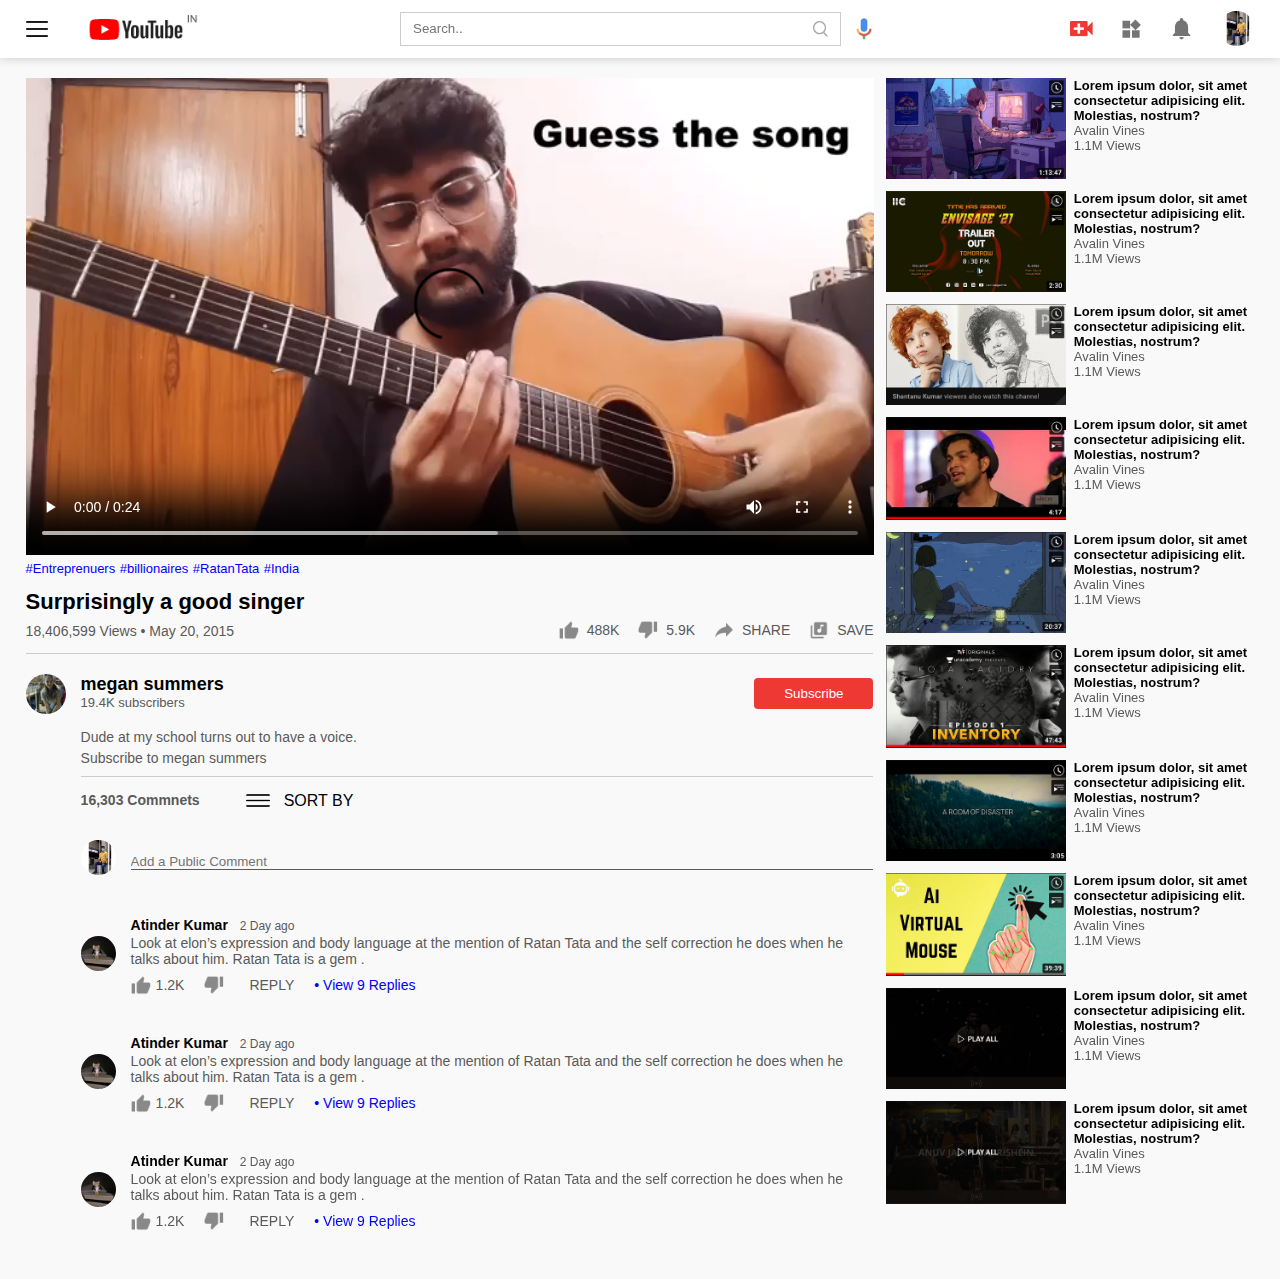
<file: video-1.html>
<!DOCTYPE html>
<html lang="en">

<head>
    <meta charset="UTF-8">
    <meta http-equiv="X-UA-Compatible" content="IE=edge">
    <meta name="viewport" content="width=device-width, initial-scale=1.0">
    <link rel="stylesheet" href="style.css">
    <title>Video 9| Elon musk and TATA</title>
</head>

<body>
    <nav class="flex-div">
        <div class="nav-left flex-div">
            <img src="./images/menu.png" class="menu-icon" alt="" srcset="">
            <img src="./images/logo.png" class="logo" alt="" srcset="">
        </div>
        <div class="nav-middle flex-div">
            <div class="search-box flex-div">
                <input type="text" placeholder="Search..">
                <img src="./images/search.png" alt="" srcset="">
            </div>
            <img src="./images/voice-search.png" class="mic-icon" alt="" srcset="">
        </div>
        <div class="nav-right flex-div">
            <img src="./images/upload.png" alt="" srcset="">
            <img src="./images/more.png" alt="" srcset="">
            <img src="./images/notification.png" alt="" srcset="">
            <img src="./images/nilava.jpeg" class="user-icon" alt="" srcset="">
        </div>
    </nav>


    <div class="container play-container">
        <div class="row">
            <div class="play-video">
                <video  controls autoplay>
                    <source src="./images/thumbnail1 video.mp4" type="video/mp4">
                </video>

                <div class="tags">
                    <a href="">#Entreprenuers</a> <a href="">#billionaires</a> <a href="">#RatanTata</a> <a
                        href="">#India</a>
                </div>
                <h3> Surprisingly a good singer</h3>
                <div class="play-video-info">
                    <p>18,406,599 Views &bull; May 20, 2015</p>
                    <div>
                        <a href="http://"><img src="./images/like.png">488K</a>
                        <a href="http://"><img src="./images/dislike.png">5.9K</a>
                        <a href="http://"><img src="./images/share.png">SHARE</a>
                        <a href="http://"><img src="./images/save.png">SAVE</a>
                    </div>
                </div>
                <hr>
                <div class="owner">
                    <img src="./images/thumbnail1-owner.jpg">
                    <div>
                        <p>megan summers</p>
                        <span>19.4K subscribers</span>
                    </div>
                    <button type="button">Subscribe</button>

                </div>

                <div class="vid-des">
                    <p>Dude at my school turns out to have a voice.</p>
                    <p>Subscribe to megan summers</p>
                    <hr>
                    <div class="cmnt">
                        <h4>16,303 Commnets</h4>
                        <img src="./images/menu.png" alt="" srcset="">
                        <span>SORT BY</span>
                    </div>

                    <div class="add-cmnt">
                        <img src="./images/nilava.jpeg" alt="" srcset="">
                        <input type="text" placeholder="Add a Public Comment">
                    </div>

                    <div class="old-cmnt">
                        <img src="./images/Harpreet.jpg" alt="" srcset="">
                        <div>
                            <h3>
                                Atinder Kumar <span>2 Day ago</span>
                            </h3>
                            <p>Look at elon’s expression and body language at the mention of Ratan Tata and the self
                                correction he does when he <br> talks about him. Ratan Tata is a gem .</p>

                                <div class="cmnt-react">
                                    <img src="./images/like.png" alt="" srcset="">
                                    <span>1.2K</span>
                                    <img src="./images/dislike.png" alt="" srcset="">
                                    <span></span>
                                    <span>REPLY</span>
                                    <!-- <a href="http://">ALL Replies</a> -->
                                    <div> &bull; View 9 Replies</div>
                                </div>
                        </div>
                    </div>

                    <div class="old-cmnt">
                        <img src="./images/Harpreet.jpg" alt="" srcset="">
                        <div>
                            <h3>
                                Atinder Kumar <span>2 Day ago</span>
                            </h3>
                            <p>Look at elon’s expression and body language at the mention of Ratan Tata and the self
                                correction he does when he <br> talks about him. Ratan Tata is a gem .</p>

                                <div class="cmnt-react">
                                    <img src="./images/like.png" alt="" srcset="">
                                    <span>1.2K</span>
                                    <img src="./images/dislike.png" alt="" srcset="">
                                    <span></span>
                                    <span>REPLY</span>
                                    <!-- <a href="http://">ALL Replies</a> -->
                                    <div> &bull; View 9 Replies</div>
                                </div>
                        </div>
                    </div>

                    <div class="old-cmnt">
                        <img src="./images/Harpreet.jpg" alt="" srcset="">
                        <div>
                            <h3>
                                Atinder Kumar <span>2 Day ago</span>
                            </h3>
                            <p>Look at elon’s expression and body language at the mention of Ratan Tata and the self
                                correction he does when he <br> talks about him. Ratan Tata is a gem .</p>

                                <div class="cmnt-react">
                                    <img src="./images/like.png" alt="" srcset="">
                                    <span>1.2K</span>
                                    <img src="./images/dislike.png" alt="" srcset="">
                                    <span></span>
                                    <span>REPLY</span>
                                    <!-- <a href="http://">ALL Replies</a> -->
                                    <div> &bull; View 9 Replies</div>
                                </div>
                        </div>
                    </div>

                    



                </div>
                <hr class="hide-hr">


            </div>
            <div class="right-sidebar">

                <div class="side-video-list">
                    <a href="" class="small-thumbnail"> <img src="./images/thumbnail19.png" alt="" srcset=""></a>
                    <div class="vid-info">
                        <a href="">Lorem ipsum dolor, sit amet consectetur adipisicing elit. Molestias, nostrum?</a>
                        <p>Avalin Vines</p>
                        <p>1.1M Views</p>
                    </div>
                </div>

                <div class="side-video-list">
                    <a href="" class="small-thumbnail"> <img src="./images/thumbnail10.png" alt="" srcset=""></a>
                    <div class="vid-info">
                        <a href="">Lorem ipsum dolor, sit amet consectetur adipisicing elit. Molestias, nostrum?</a>
                        <p>Avalin Vines</p>
                        <p>1.1M Views</p>
                    </div>
                </div>


                <div class="side-video-list">
                    <a href="" class="small-thumbnail"> <img src="./images/thumbnail11.png" alt="" srcset=""></a>
                    <div class="vid-info">
                        <a href="">Lorem ipsum dolor, sit amet consectetur adipisicing elit. Molestias, nostrum?</a>
                        <p>Avalin Vines</p>
                        <p>1.1M Views</p>
                    </div>
                </div>

                <div class="side-video-list">
                    <a href="video-12.html" class="small-thumbnail"> <img src="./images/thumbnail12.png" alt="" srcset=""></a>
                    <div class="vid-info">
                        <a href="video-12.html">Lorem ipsum dolor, sit amet consectetur adipisicing elit. Molestias, nostrum?</a>
                        <p>Avalin Vines</p>
                        <p>1.1M Views</p>
                    </div>
                </div>

                <div class="side-video-list">
                    <a href="" class="small-thumbnail"> <img src="./images/thumbnail13.png" alt="" srcset=""></a>
                    <div class="vid-info">
                        <a href="">Lorem ipsum dolor, sit amet consectetur adipisicing elit. Molestias, nostrum?</a>
                        <p>Avalin Vines</p>
                        <p>1.1M Views</p>
                    </div>
                </div>


                <div class="side-video-list">
                    <a href="" class="small-thumbnail"> <img src="./images/thumbnail14.png" alt="" srcset=""></a>
                    <div class="vid-info">
                        <a href="">Lorem ipsum dolor, sit amet consectetur adipisicing elit. Molestias, nostrum?</a>
                        <p>Avalin Vines</p>
                        <p>1.1M Views</p>
                    </div>
                </div>


                <div class="side-video-list">
                    <a href="" class="small-thumbnail"> <img src="./images/thumbnail15.png" alt="" srcset=""></a>
                    <div class="vid-info">
                        <a href="">Lorem ipsum dolor, sit amet consectetur adipisicing elit. Molestias, nostrum?</a>
                        <p>Avalin Vines</p>
                        <p>1.1M Views</p>
                    </div>
                </div>

                <div class="side-video-list">
                    <a href="" class="small-thumbnail"> <img src="./images/thumbnail16.png" alt="" srcset=""></a>
                    <div class="vid-info">
                        <a href="">Lorem ipsum dolor, sit amet consectetur adipisicing elit. Molestias, nostrum?</a>
                        <p>Avalin Vines</p>
                        <p>1.1M Views</p>
                    </div>
                </div>


                <div class="side-video-list">
                    <a href="" class="small-thumbnail"> <img src="./images/thumbnail17.png" alt="" srcset=""></a>
                    <div class="vid-info">
                        <a href="">Lorem ipsum dolor, sit amet consectetur adipisicing elit. Molestias, nostrum?</a>
                        <p>Avalin Vines</p>
                        <p>1.1M Views</p>
                    </div>
                </div>

                <div class="side-video-list">
                    <a href="" class="small-thumbnail"> <img src="./images/thumbnail18.png" alt="" srcset=""></a>
                    <div class="vid-info">
                        <a href="">Lorem ipsum dolor, sit amet consectetur adipisicing elit. Molestias, nostrum?</a>
                        <p>Avalin Vines</p>
                        <p>1.1M Views</p>
                    </div>
                </div>



            </div>
        </div>
    </div>




</body>

</html>
</file>
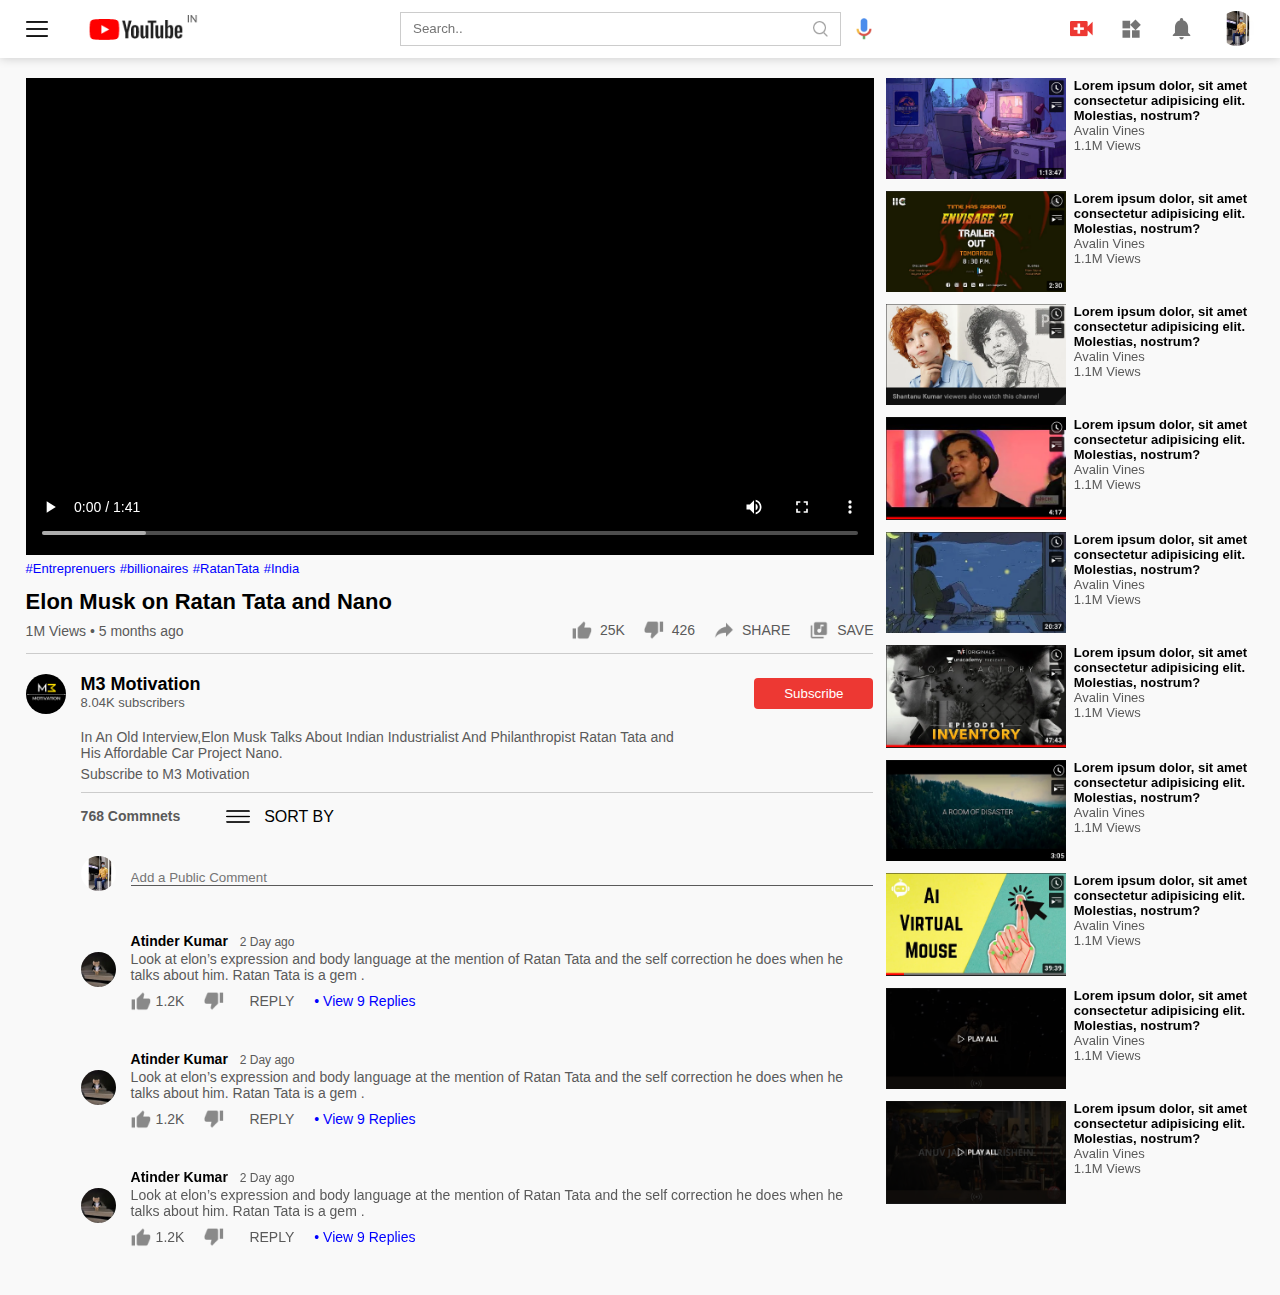
<file: video-9.html>
<!DOCTYPE html>
<html lang="en">

<head>
    <meta charset="UTF-8">
    <meta http-equiv="X-UA-Compatible" content="IE=edge">
    <meta name="viewport" content="width=device-width, initial-scale=1.0">
    <link rel="stylesheet" href="style.css">
    <title>Video 9| Elon musk and TATA</title>
</head>

<body>
    <nav class="flex-div">
        <div class="nav-left flex-div">
            <img src="./images/menu.png" class="menu-icon" alt="" srcset="">
            <img src="./images/logo.png" class="logo" alt="" srcset="">
        </div>
        <div class="nav-middle flex-div">
            <div class="search-box flex-div">
                <input type="text" placeholder="Search..">
                <img src="./images/search.png" alt="" srcset="">
            </div>
            <img src="./images/voice-search.png" class="mic-icon" alt="" srcset="">
        </div>
        <div class="nav-right flex-div">
            <img src="./images/upload.png" alt="" srcset="">
            <img src="./images/more.png" alt="" srcset="">
            <img src="./images/notification.png" alt="" srcset="">
            <img src="./images/nilava.jpeg" class="user-icon" alt="" srcset="">
        </div>
    </nav>


    <div class="container play-container">
        <div class="row">
            <div class="play-video">
                <video controls autoplay>
                    <source src="./images/thumbnail9 video.mp4" type="video/mp4">
                </video>

                <div class="tags">
                    <a href="">#Entreprenuers</a> <a href="">#billionaires</a> <a href="">#RatanTata</a> <a
                        href="">#India</a>
                </div>
                <h3>Elon Musk on Ratan Tata and Nano</h3>
                <div class="play-video-info">
                    <p>1M Views &bull; 5 months ago</p>
                    <div>
                        <a href="http://"><img src="./images/like.png">25K</a>
                        <a href="http://"><img src="./images/dislike.png">426</a>
                        <a href="http://"><img src="./images/share.png">SHARE</a>
                        <a href="http://"><img src="./images/save.png">SAVE</a>
                    </div>
                </div>
                <hr>
                <div class="owner">
                    <img src="./images/M3 Motivation.jpg">
                    <div>
                        <p>M3 Motivation</p>
                        <span>8.04K subscribers</span>
                    </div>
                    <button type="button">Subscribe</button>

                </div>

                <div class="vid-des">
                    <p>In An Old Interview,Elon Musk Talks About Indian Industrialist And Philanthropist Ratan Tata and
                        <br> His Affordable Car Project Nano.</p>
                    <p>Subscribe to M3 Motivation</p>
                    <hr>
                    <div class="cmnt">
                        <h4>768 Commnets</h4>
                        <img src="./images/menu.png" alt="" srcset="">
                        <span>SORT BY</span>
                    </div>

                    <div class="add-cmnt">
                        <img src="./images/nilava.jpeg" alt="" srcset="">
                        <input type="text" placeholder="Add a Public Comment">
                    </div>

                    <div class="old-cmnt">
                        <img src="./images/Harpreet.jpg" alt="" srcset="">
                        <div>
                            <h3>
                                Atinder Kumar <span>2 Day ago</span>
                            </h3>
                            <p>Look at elon’s expression and body language at the mention of Ratan Tata and the self
                                correction he does when he <br> talks about him. Ratan Tata is a gem .</p>

                                <div class="cmnt-react">
                                    <img src="./images/like.png" alt="" srcset="">
                                    <span>1.2K</span>
                                    <img src="./images/dislike.png" alt="" srcset="">
                                    <span></span>
                                    <span>REPLY</span>
                                    <!-- <a href="http://">ALL Replies</a> -->
                                    <div> &bull; View 9 Replies</div>
                                </div>
                        </div>
                    </div>

                    <div class="old-cmnt">
                        <img src="./images/Harpreet.jpg" alt="" srcset="">
                        <div>
                            <h3>
                                Atinder Kumar <span>2 Day ago</span>
                            </h3>
                            <p>Look at elon’s expression and body language at the mention of Ratan Tata and the self
                                correction he does when he <br> talks about him. Ratan Tata is a gem .</p>

                                <div class="cmnt-react">
                                    <img src="./images/like.png" alt="" srcset="">
                                    <span>1.2K</span>
                                    <img src="./images/dislike.png" alt="" srcset="">
                                    <span></span>
                                    <span>REPLY</span>
                                    <!-- <a href="http://">ALL Replies</a> -->
                                    <div> &bull; View 9 Replies</div>
                                </div>
                        </div>
                    </div>

                    <div class="old-cmnt">
                        <img src="./images/Harpreet.jpg" alt="" srcset="">
                        <div>
                            <h3>
                                Atinder Kumar <span>2 Day ago</span>
                            </h3>
                            <p>Look at elon’s expression and body language at the mention of Ratan Tata and the self
                                correction he does when he <br> talks about him. Ratan Tata is a gem .</p>

                                <div class="cmnt-react">
                                    <img src="./images/like.png" alt="" srcset="">
                                    <span>1.2K</span>
                                    <img src="./images/dislike.png" alt="" srcset="">
                                    <span></span>
                                    <span>REPLY</span>
                                    <!-- <a href="http://">ALL Replies</a> -->
                                    <div> &bull; View 9 Replies</div>
                                </div>
                        </div>
                    </div>

                    



                </div>
                <hr class="hide-hr">


            </div>
            <div class="right-sidebar">

                <div class="side-video-list">
                    <a href="" class="small-thumbnail"> <img src="./images/thumbnail19.png" alt="" srcset=""></a>
                    <div class="vid-info">
                        <a href="">Lorem ipsum dolor, sit amet consectetur adipisicing elit. Molestias, nostrum?</a>
                        <p>Avalin Vines</p>
                        <p>1.1M Views</p>
                    </div>
                </div>

                <div class="side-video-list">
                    <a href="" class="small-thumbnail"> <img src="./images/thumbnail10.png" alt="" srcset=""></a>
                    <div class="vid-info">
                        <a href="">Lorem ipsum dolor, sit amet consectetur adipisicing elit. Molestias, nostrum?</a>
                        <p>Avalin Vines</p>
                        <p>1.1M Views</p>
                    </div>
                </div>


                <div class="side-video-list">
                    <a href="" class="small-thumbnail"> <img src="./images/thumbnail11.png" alt="" srcset=""></a>
                    <div class="vid-info">
                        <a href="">Lorem ipsum dolor, sit amet consectetur adipisicing elit. Molestias, nostrum?</a>
                        <p>Avalin Vines</p>
                        <p>1.1M Views</p>
                    </div>
                </div>

                <div class="side-video-list">
                    <a href="" class="small-thumbnail"> <img src="./images/thumbnail12.png" alt="" srcset=""></a>
                    <div class="vid-info">
                        <a href="">Lorem ipsum dolor, sit amet consectetur adipisicing elit. Molestias, nostrum?</a>
                        <p>Avalin Vines</p>
                        <p>1.1M Views</p>
                    </div>
                </div>

                <div class="side-video-list">
                    <a href="" class="small-thumbnail"> <img src="./images/thumbnail13.png" alt="" srcset=""></a>
                    <div class="vid-info">
                        <a href="">Lorem ipsum dolor, sit amet consectetur adipisicing elit. Molestias, nostrum?</a>
                        <p>Avalin Vines</p>
                        <p>1.1M Views</p>
                    </div>
                </div>


                <div class="side-video-list">
                    <a href="" class="small-thumbnail"> <img src="./images/thumbnail14.png" alt="" srcset=""></a>
                    <div class="vid-info">
                        <a href="">Lorem ipsum dolor, sit amet consectetur adipisicing elit. Molestias, nostrum?</a>
                        <p>Avalin Vines</p>
                        <p>1.1M Views</p>
                    </div>
                </div>


                <div class="side-video-list">
                    <a href="" class="small-thumbnail"> <img src="./images/thumbnail15.png" alt="" srcset=""></a>
                    <div class="vid-info">
                        <a href="">Lorem ipsum dolor, sit amet consectetur adipisicing elit. Molestias, nostrum?</a>
                        <p>Avalin Vines</p>
                        <p>1.1M Views</p>
                    </div>
                </div>

                <div class="side-video-list">
                    <a href="" class="small-thumbnail"> <img src="./images/thumbnail16.png" alt="" srcset=""></a>
                    <div class="vid-info">
                        <a href="">Lorem ipsum dolor, sit amet consectetur adipisicing elit. Molestias, nostrum?</a>
                        <p>Avalin Vines</p>
                        <p>1.1M Views</p>
                    </div>
                </div>


                <div class="side-video-list">
                    <a href="" class="small-thumbnail"> <img src="./images/thumbnail17.png" alt="" srcset=""></a>
                    <div class="vid-info">
                        <a href="">Lorem ipsum dolor, sit amet consectetur adipisicing elit. Molestias, nostrum?</a>
                        <p>Avalin Vines</p>
                        <p>1.1M Views</p>
                    </div>
                </div>

                <div class="side-video-list">
                    <a href="" class="small-thumbnail"> <img src="./images/thumbnail18.png" alt="" srcset=""></a>
                    <div class="vid-info">
                        <a href="">Lorem ipsum dolor, sit amet consectetur adipisicing elit. Molestias, nostrum?</a>
                        <p>Avalin Vines</p>
                        <p>1.1M Views</p>
                    </div>
                </div>



            </div>
        </div>
    </div>




</body>

</html>
</file>
<file: style.css>
*{
    margin: 0;
    padding: 0;
    font-family:'poppins' , sans-serif;
    box-sizing: border-box;
}
a{
    text-decoration: none;
    color: #5a5a5a;
}

img{
    cursor: pointer;
}

.flex-div{
     display: flex;
     align-items: center;

}
nav{
    padding: 0px 2%;
    justify-content: space-between;
    box-shadow: 0 0 10px rgba(0, 0, 0, 0.2);
    background: #fff;
    position: sticky;
    top: 0;
    z-index: 10;
}


.nav-right img{
    width: 25px;
    margin-right: 25px;
}

.nav-right .user-icon{
width: 35px;
margin-right: 0px;
border-radius: 50%;

}

.nav-left .menu-icon{
    width: 22px;
    margin-right: 25px;

}

.nav-left .logo{
    width: 130px;

}

.nav-middle .mic-icon{
    width: 16px;

}
.nav-middle .search-box{
    border: 1px solid #ccc;
    margin-right: 15px;
    padding: 8px 12px;
    /* border-radius: 25px; */
}

.nav-middle .search-box input{
    width: 400px;
    border: 0;
    outline: 0;
    background: transparent;
}
.nav-middle .search-box img{
    width: 15px;
   
}

/* sidebar */
.sidebar{
    background: #fff;
    width: 15%;
    height: 100vh;
    position: fixed;
    top: 0;
    padding-left: 2%;
    padding-top: 98px;

}

.shortcut-links a img{
width: 20px;
margin-right: 20px;
}

.shortcut-links a{
    display: flex;
    align-items: center;
    margin-bottom: 20px;
    width: fit-content;
    flex-wrap: wrap;
    margin-top: 13px;
}


.shortcut-links a:first-child{
    color: #ed3833;
}

.sidebar hr{
    border: 0;
    height: 1px;
    background: #ccc;
    width: 85%;
}
.subscribed-list h3{
    font-size: 13px;
    margin: 20px 0;
    color: #5a5a5a;
}
.subscribed-list a{
    display: flex;
    align-items: center;
    margin-bottom: 20px;
    width: fit-content;
    flex-wrap: wrap;
}
.subscribed-list a img{
    width: 25px;
    border-radius: 50%;
    margin-right: 28px;
}


.small-sidebar{
    width: 5%;
}
.small-sidebar .shortcut-links a p  , .small-sidebar .subscribed-list a , .small-sidebar h3{
    display: none;
}

.small-sidebar hr{
    width: 50%;
    margin-bottom: 25px;
    display: none;

}
/* main Body */
.container{
   background: #f9f9f9;
   padding-left: 17%;
   padding-right: 2%;
   padding-top: 20px;
   padding-bottom: 20px;
}
.large-container{
    padding-left: 7%; 
}
.banner{
    width: 100%;
    display: none;
}

.banner img{
    width: 100%;
    border-radius: 8px;
}


.list-container{
    display: grid;
    grid-template-columns: repeat(auto-fit, minmax(250px, 1fr));
    grid-column-gap: 16px;
    grid-row-gap: 30px;
    margin-top: 15px;
}

.vid-list .thumbnail{
   width: 100%;
   border-radius: 5px;

}
.vid-list .flex-div{
    align-items: flex-start;
    margin-top: 7px;
}

.vid-list .flex-div img{
    width: 35px;
    margin-right: 10px;
    border-radius: 50%;
}

.vid-info{
    color: #5a5a5a;
    font-size: 13px;

}

.vid-info a{
    color: black;
    font-weight: 600;
    display: block;
    margin: bottom 5px;;
}


@media (max-width: 900px) {
    .menu-icon{
        display: none;
    }

    .sidebar{
        display: none;
    } 

   .container, .large-container{
       padding-left: 5%;
       padding-right: 5%;   
   }

   /* .nav-right img{
  
    display: none;
   } */

   .nav-right .user-icon{
       display: block;
       width: 30px;
   }

   .nav-middle .search-box {
       width: 100px;
       display: none;

   }

   .nav-middle .mic-icon{
       display: none;
   }

   .logo{
       width: 90px;
   }

}

/*******      Video -9      *****/


.play-container{
    padding-left: 2% !important;
}

.row{
    display: flex;
    justify-content: space-between;
    flex-wrap: wrap;

}
.play-video{
    flex-basis: 69%;
}

.right-sidebar{
    flex-basis: 30%;
}

.play-video video{
    width: 100%;
}
.side-video-list{

    display: flex;
    justify-content: space-between;
    margin-bottom: 8px;
}

.side-video-list img{
    width: 100%;

}
.side-video-list .small-thumbnail{
    flex-basis: 49%;

}

.side-video-list .vid-info{

    flex-basis: 49%;
}

.play-video .tags a{
   
    color: #0000ff;
    font-size: 13px;
}

.play-video h3{
    font-weight: 600;
    font-size: 22px;
    margin-top: 12px;
}

.play-video .play-video-info{
    display: flex;
    align-items: center;
    justify-content: space-between;
    flex-wrap: wrap;
    margin-top: 5px;
    font-size: 14px;
    color: #5a5a5a;
}

.play-video .play-video-info a img{
    width: 20px;
    margin-right: 8px;

}

.play-video .play-video-info a{
    display: inline-flex;
    align-items: center;
    margin-left: 15px;

}

.play-video hr{
    border: 0;
    height: 1px;
    background: #ccc;
    margin: 10px 0;
}

.owner{
    display: flex;
    align-items: center;
    margin-top: 20px;
}

.owner div{
    flex: 1;
    line-height: 18px;   
}

.owner img{
    width: 40px;
    border-radius: 50%;
    margin-right: 15px;
}

.owner p{
    color: #000;
    font-weight: 600;
    font-size: 18px;
}


.owner span{
    font-size: 13px;
    color: #5a5a5a;
}


.owner button{
    background: #ed3833;
    color: #fff;
    padding: 8px 30px;
    border: 0;
    outline: 0;
    border-radius: 4px;
    cursor: pointer;
}

.vid-des{
    padding-left: 55px;
    margin: 15px 0;
}

.vid-des p{
    
    font-size: 14px;
    margin-bottom: 5px;
    color: #5a5a5a;
}

.vid-des .cmnt{
    display: flex;
    margin-top: 15px;
}
.cmnt img{
    width: 24px;
    height: 17px;
    margin-left: 46px;
    margin-right: 14px;
}

.vid-des h4{
    font-size: 14px;
    color: #5a5a5a;
    /* margin-top: 15px; */
}

.add-cmnt{
    display: flex;
    align-items: center;
    margin: 30px 0;
}

.add-cmnt img{
    width: 35px;
    border-radius: 50%;
    margin-right: 15px;
}

.add-cmnt input{
    border: 0;
    outline: 0;
    border-bottom: 1px solid #5a5a5a;
    width: 100%;
    padding-top: 10px;
    background: transparent;
}

.old-cmnt{
    display: flex;
    align-items: center;
    margin: 20px 0;
}

.old-cmnt img{
    width: 35px;
    border-radius: 50%;
    margin-right: 15px;
}

.old-cmnt h3{
    font-size: 14px;
    margin-bottom: 2px;
}

.old-cmnt h3 span{
    font-size: 12px;
    color: #5a5a5a;
    font-weight: 500;
    margin-left: 8px;
}

.old-cmnt .cmnt-react{
    display: flex;
    align-items: center;
    margin:8px 0;
    font-size: 14px;
}

.old-cmnt .cmnt-react img{

    width: 20px;
    border-radius: 0;
    margin-right: 5px;
}

.old-cmnt .cmnt-react span{
    margin-right: 20px;
    color: #5a5a5a;

}

.old-cmnt .cmnt-react div{
    color: blue;
    display: block;
}
.hide-hr{
    display: none;
}
@media (max-width: 900px){

    .play-video{
        flex-basis: 100%;
    }


    .right-sidebar{
        flex-basis: 100%;
        margin-top: 35px;
    }

    .play-container{
        padding-left: 5%;
    }

    .vid-des {
        padding-left: 5px;
    }
 
    .play-video .play-video-info a{
        margin-left: 0;
        margin-right: 15px;
        margin-top: 15px;
    }
    
    .hide-hr{
        display: block;
    }

}
</file>
